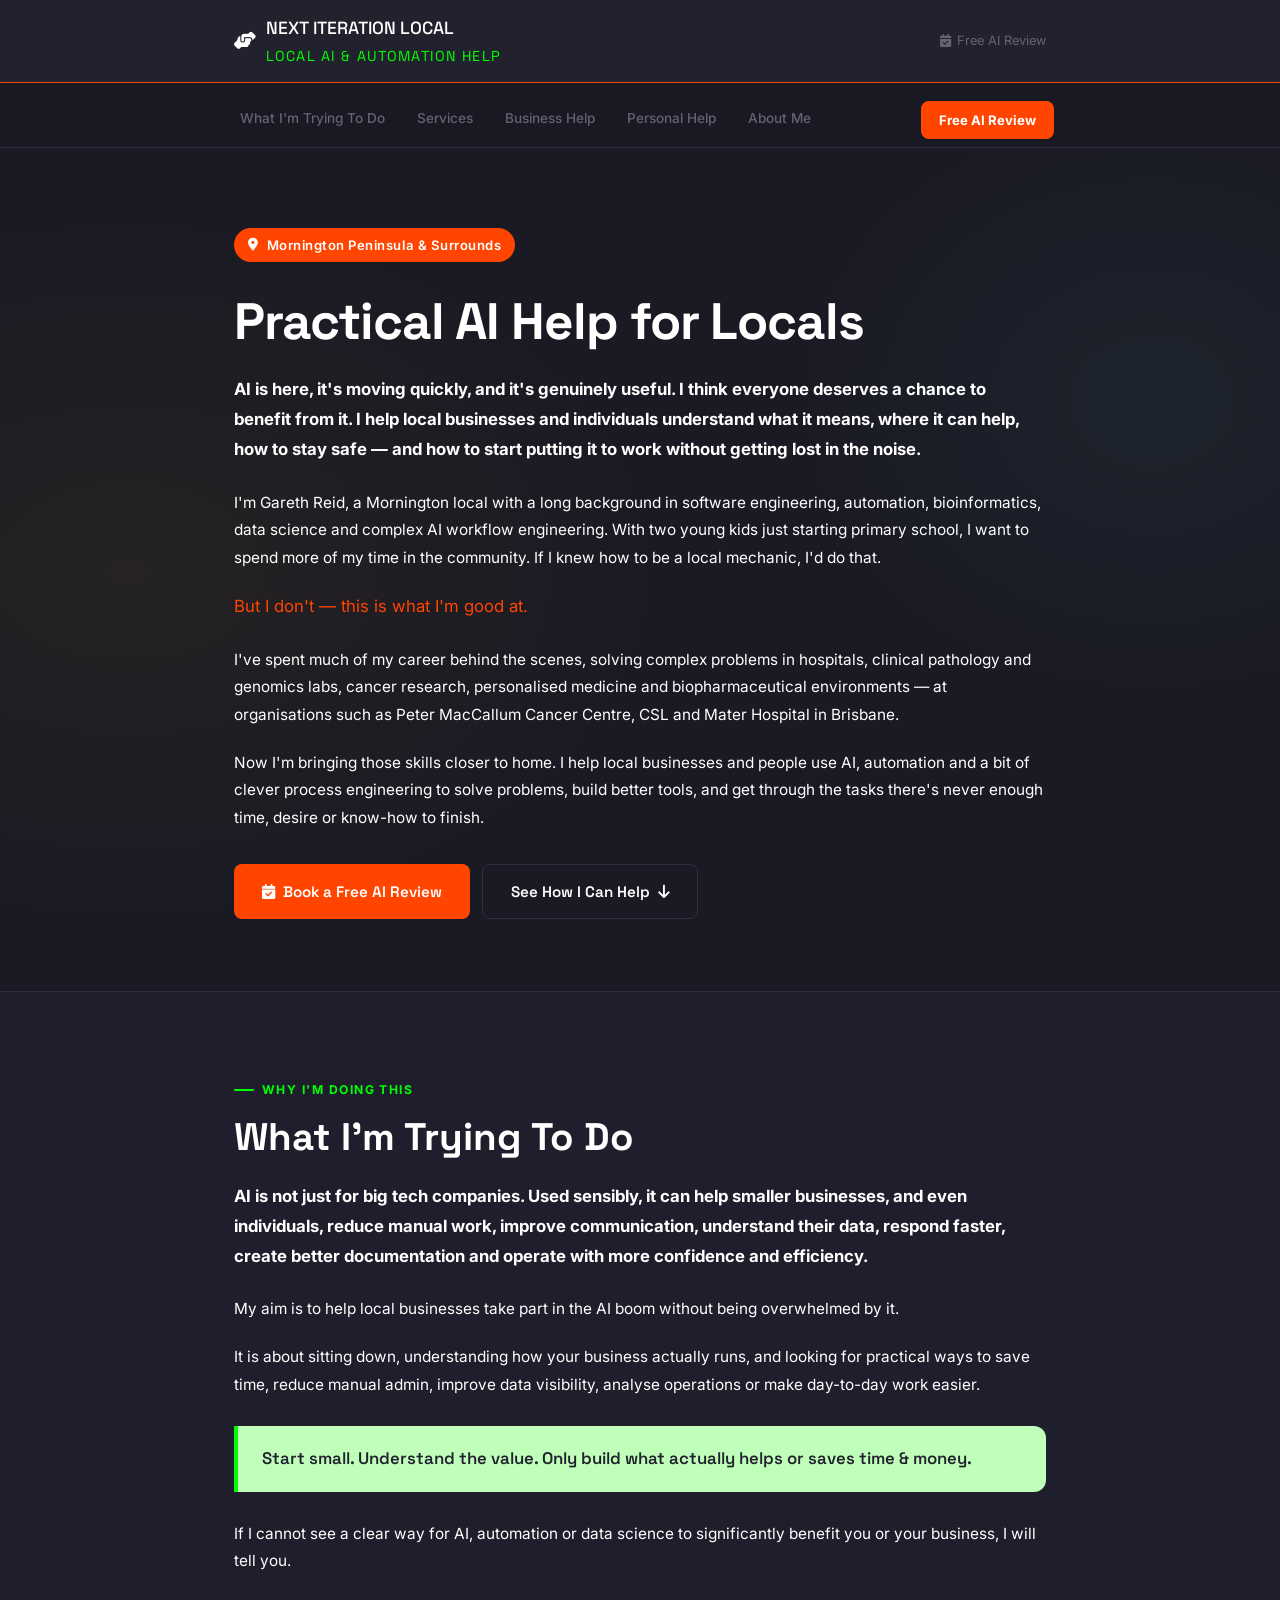
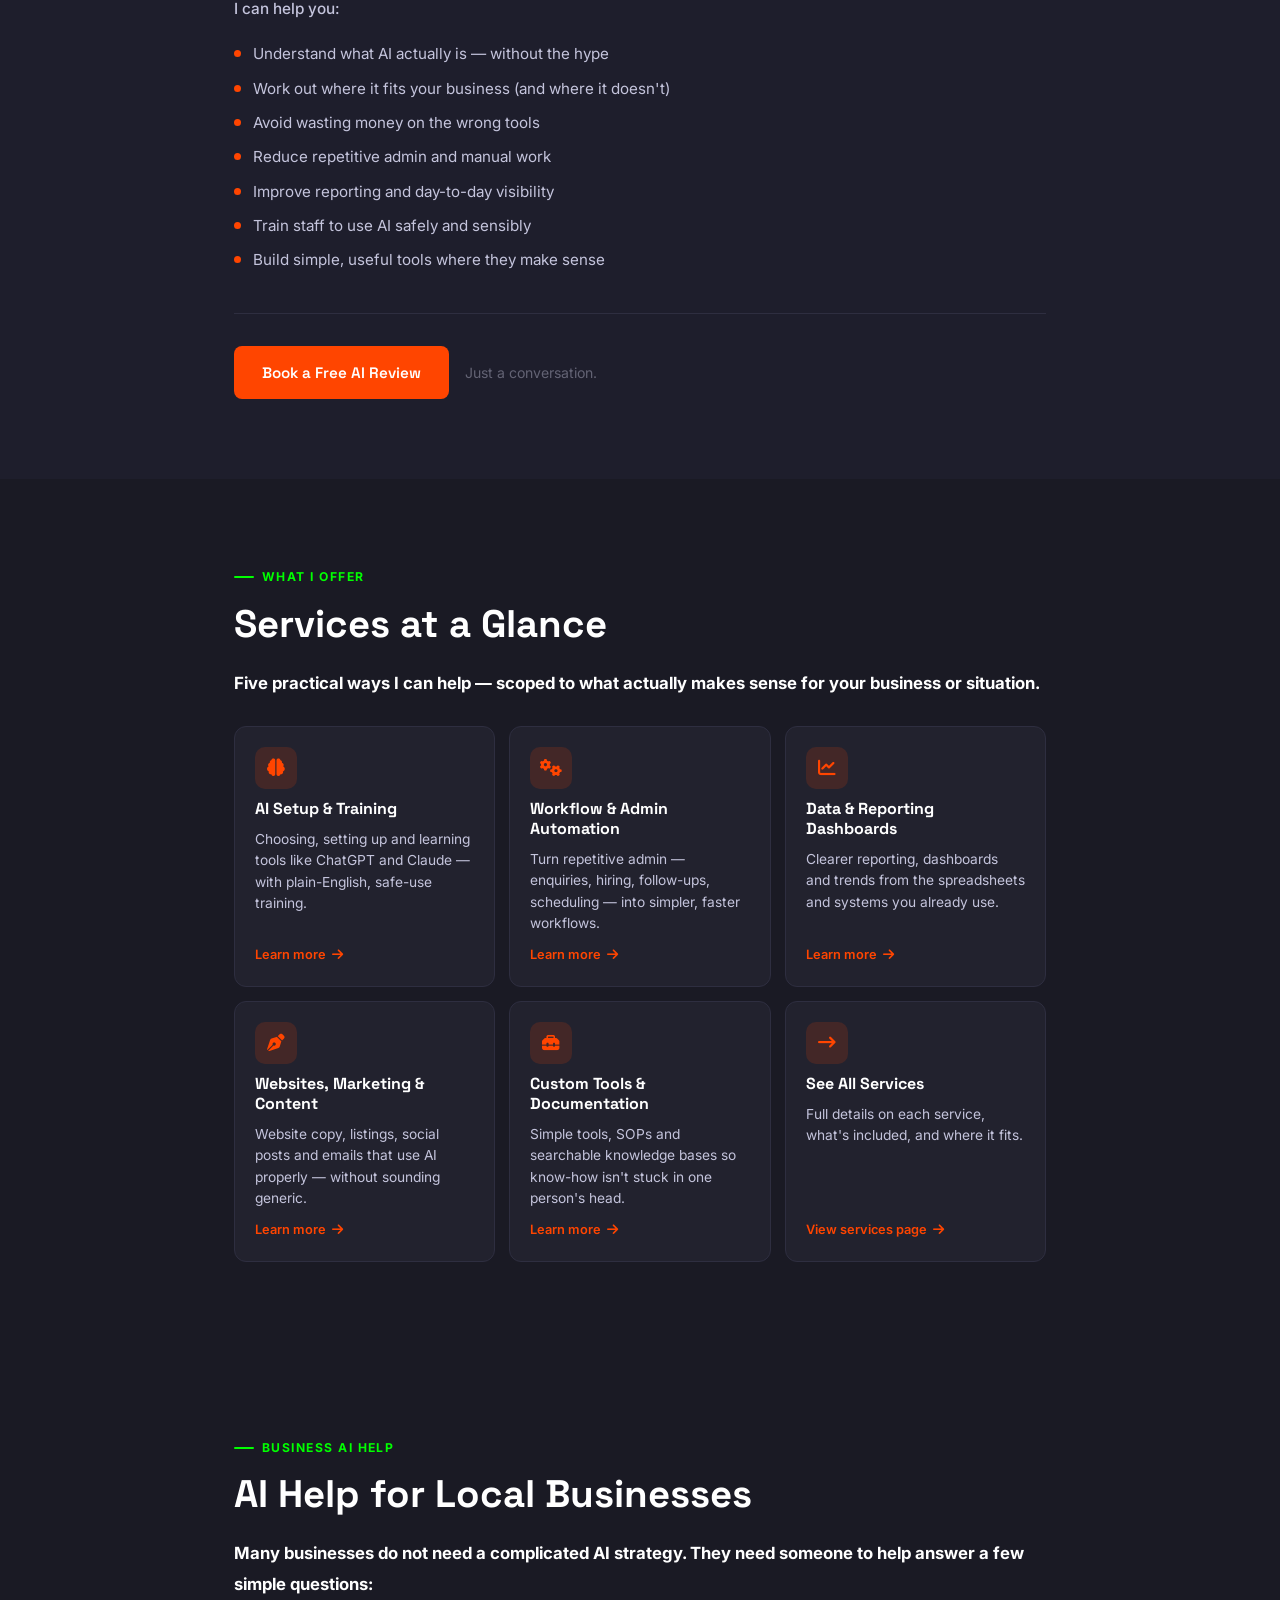
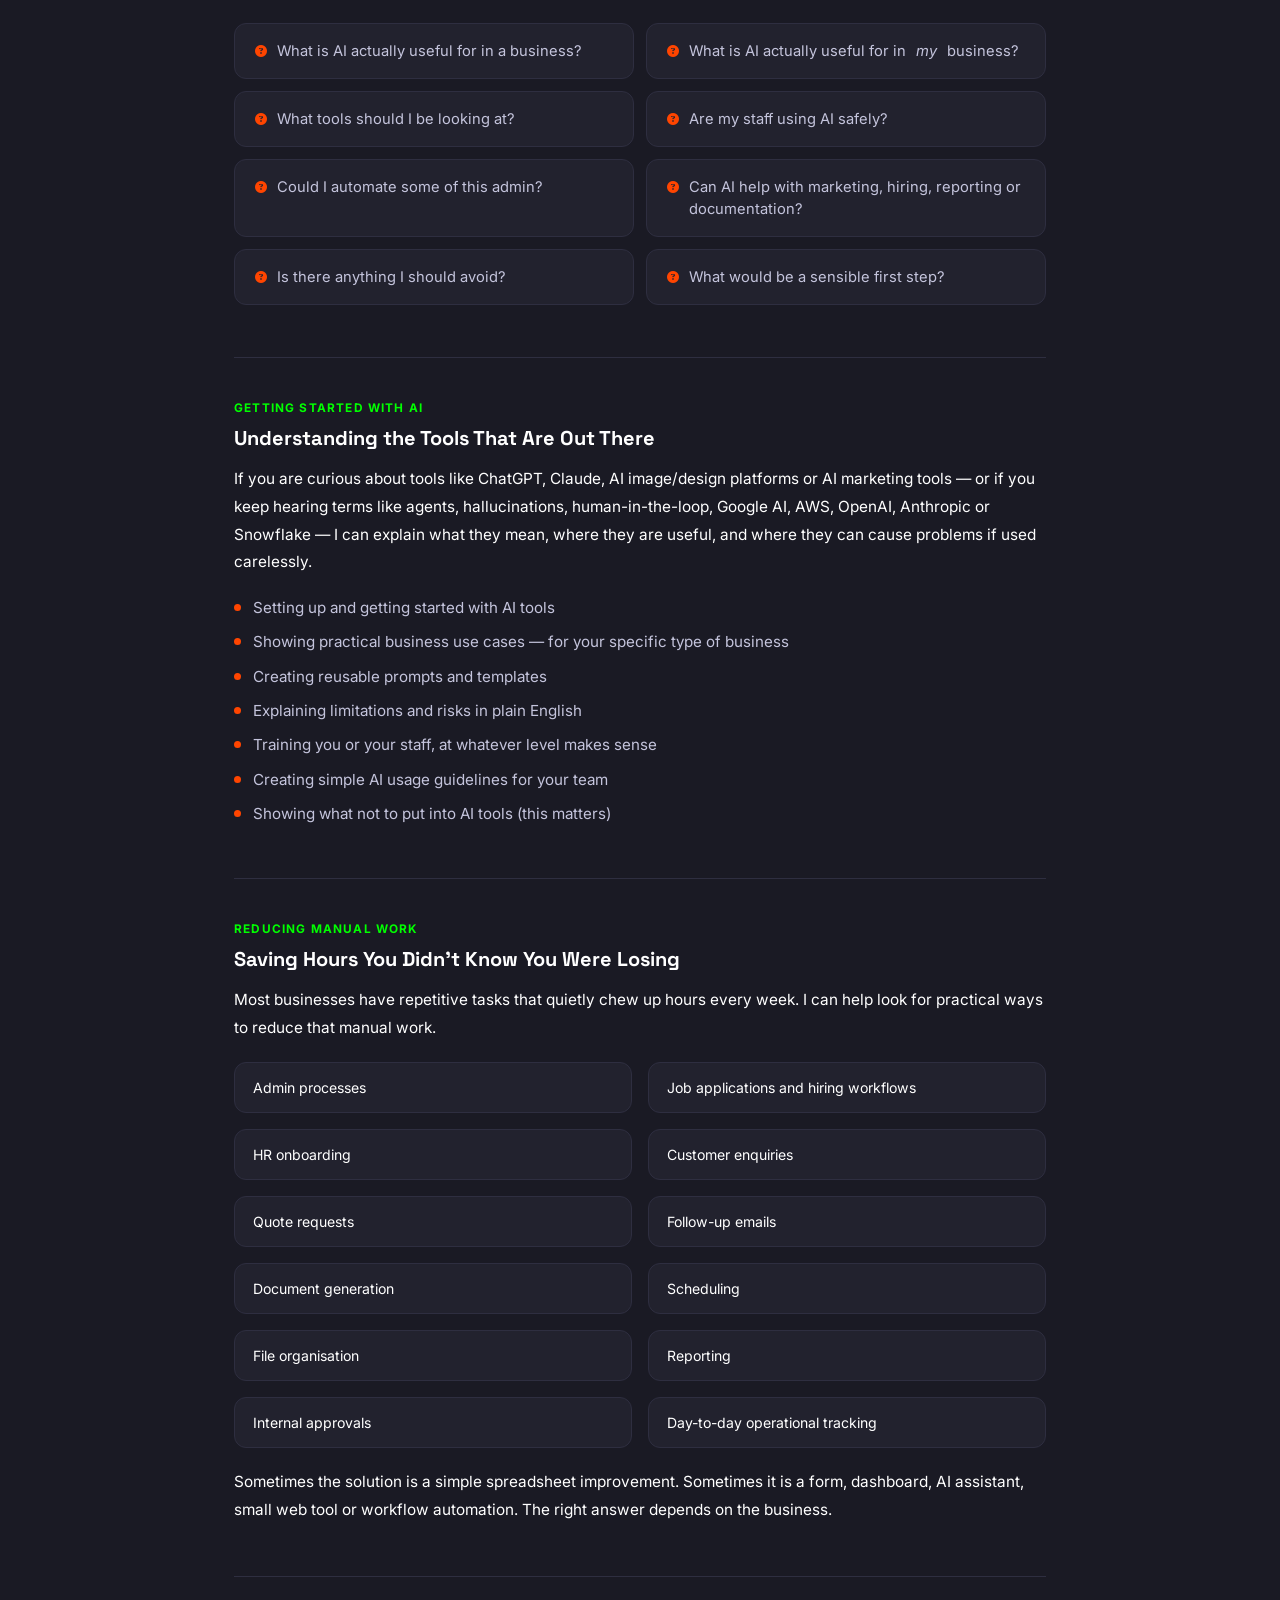
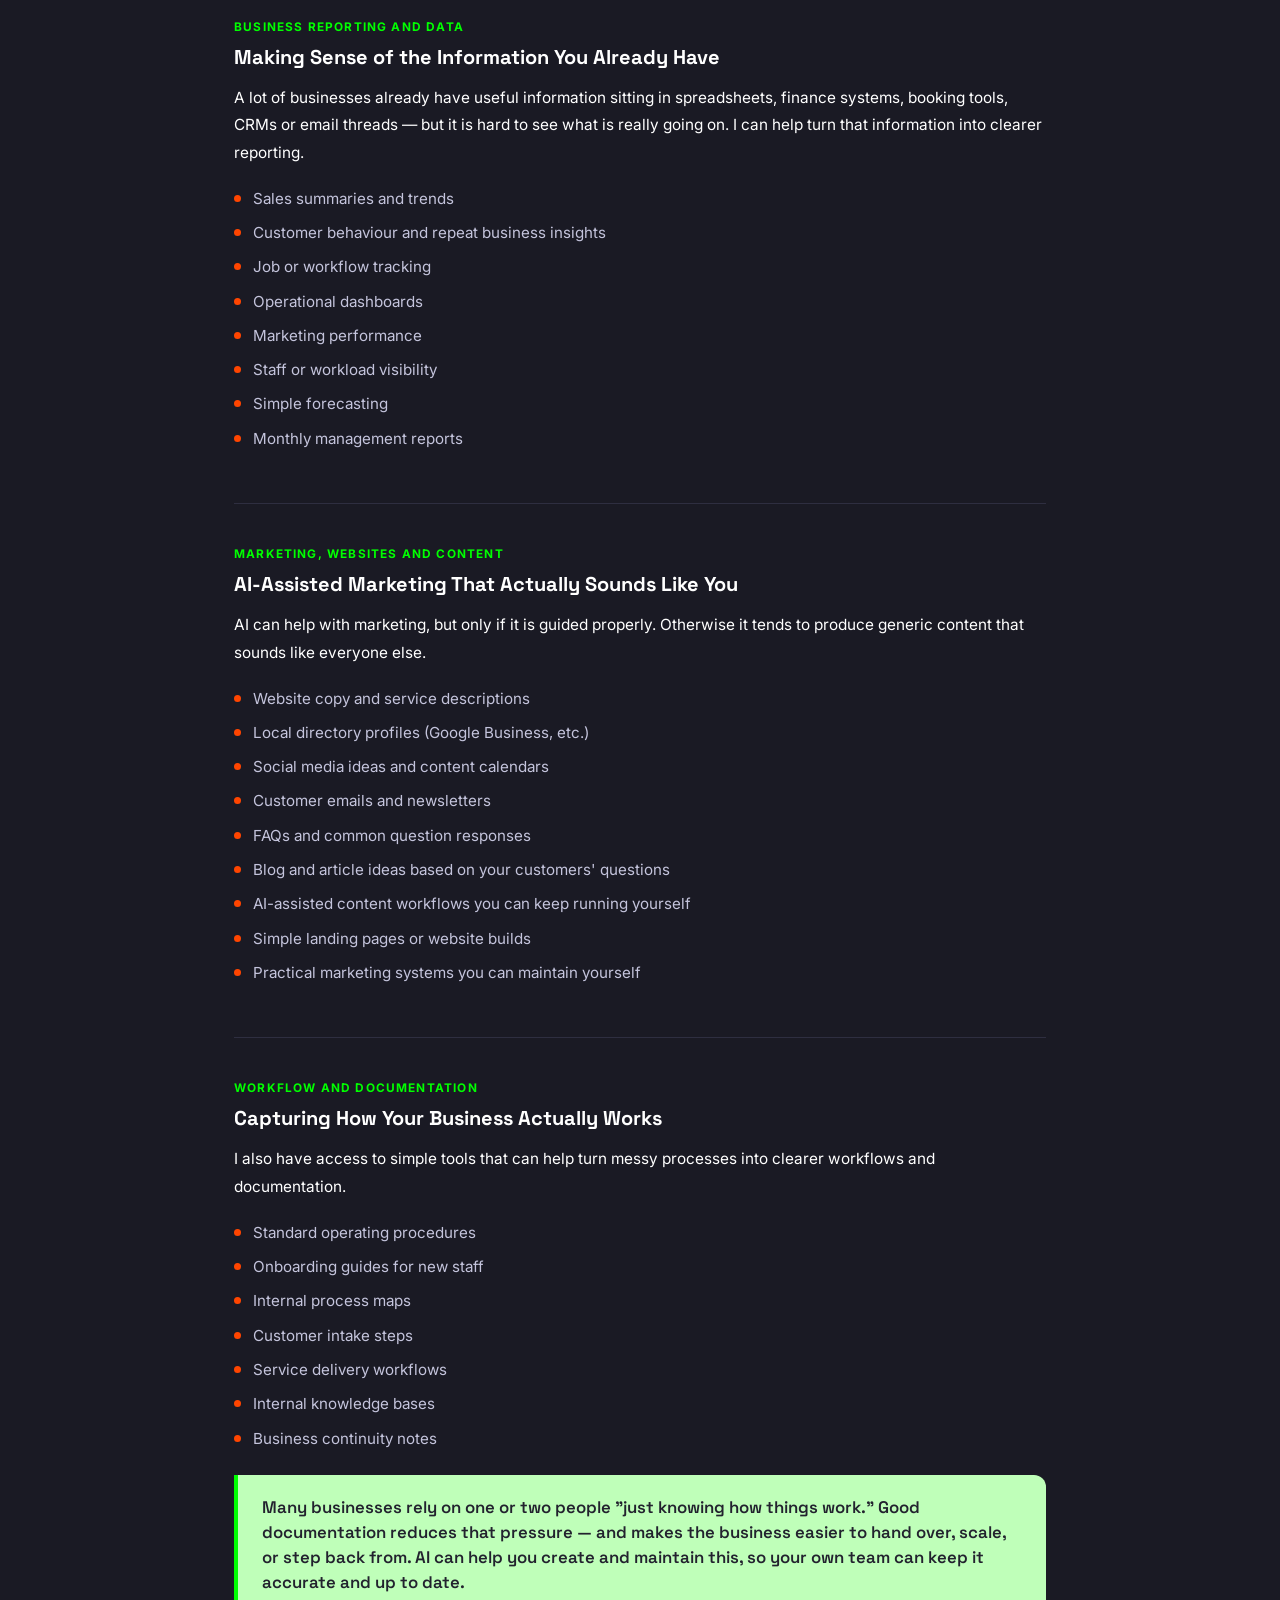
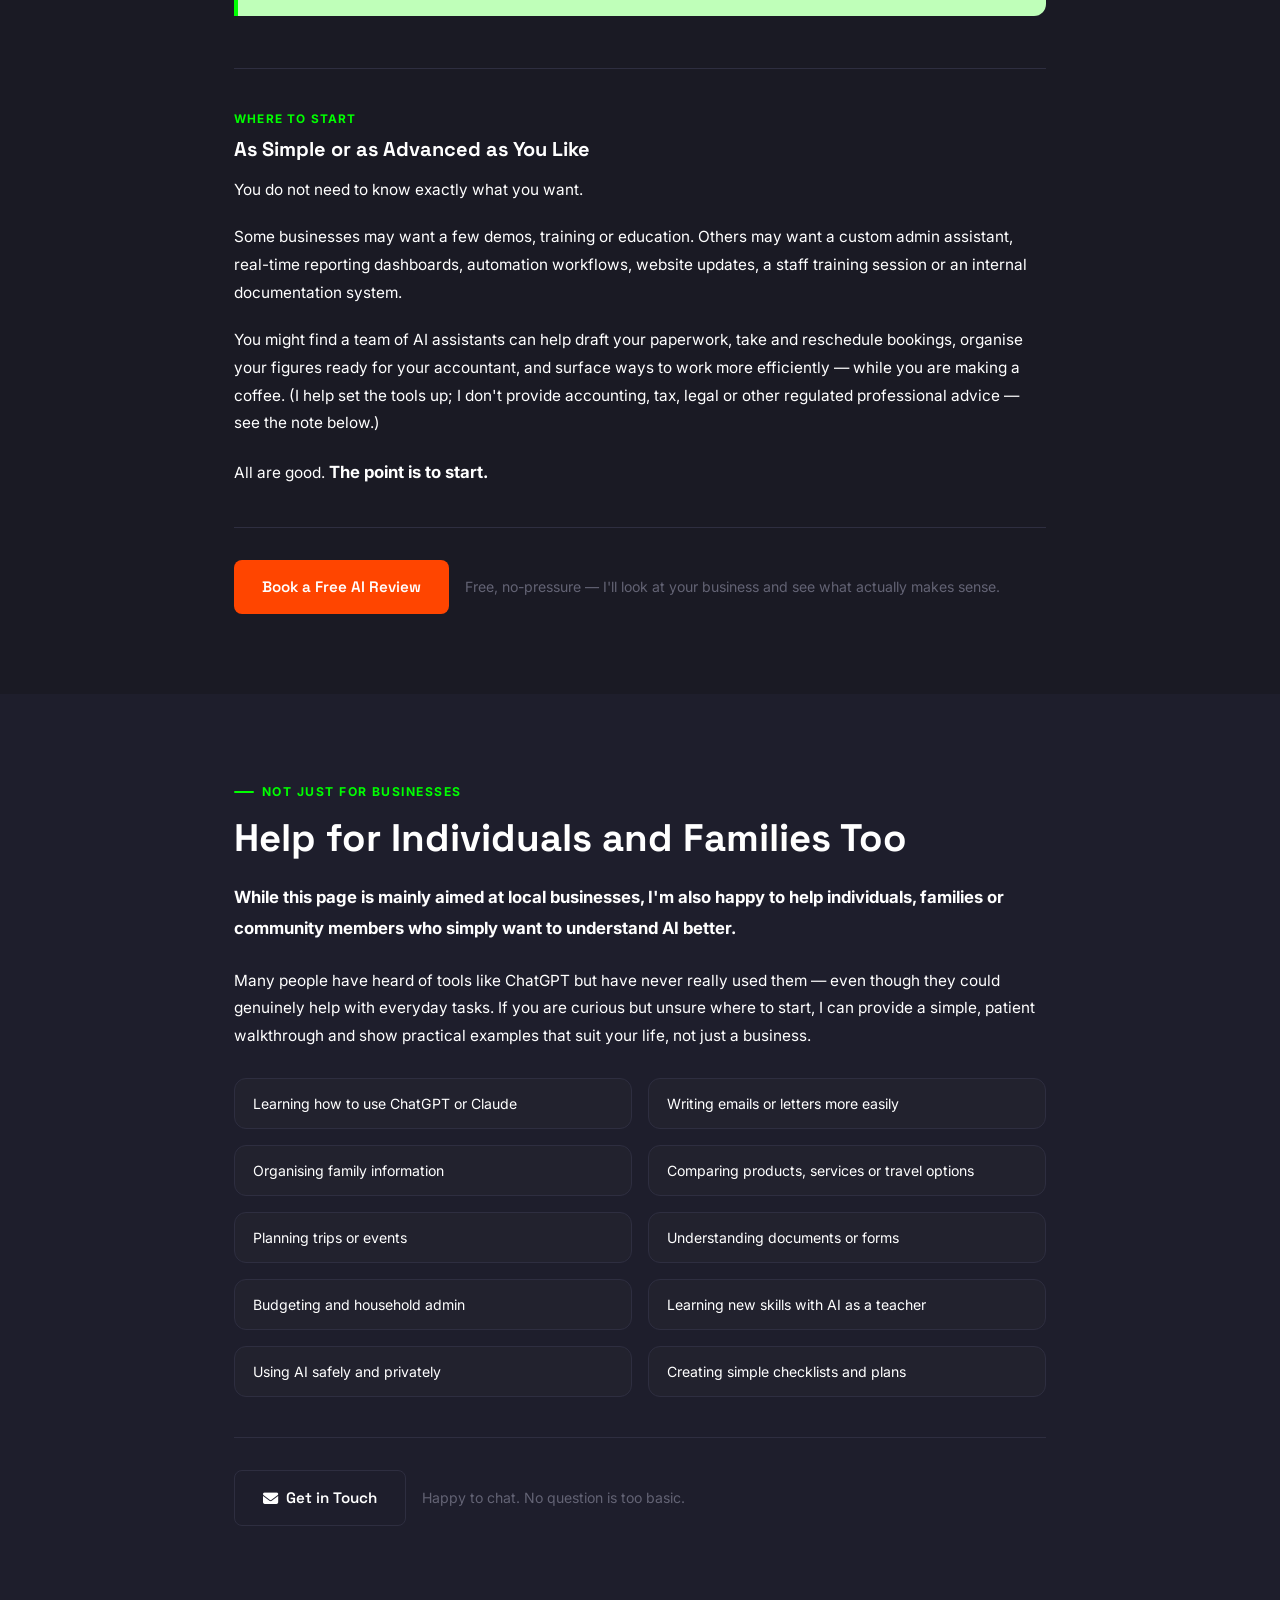
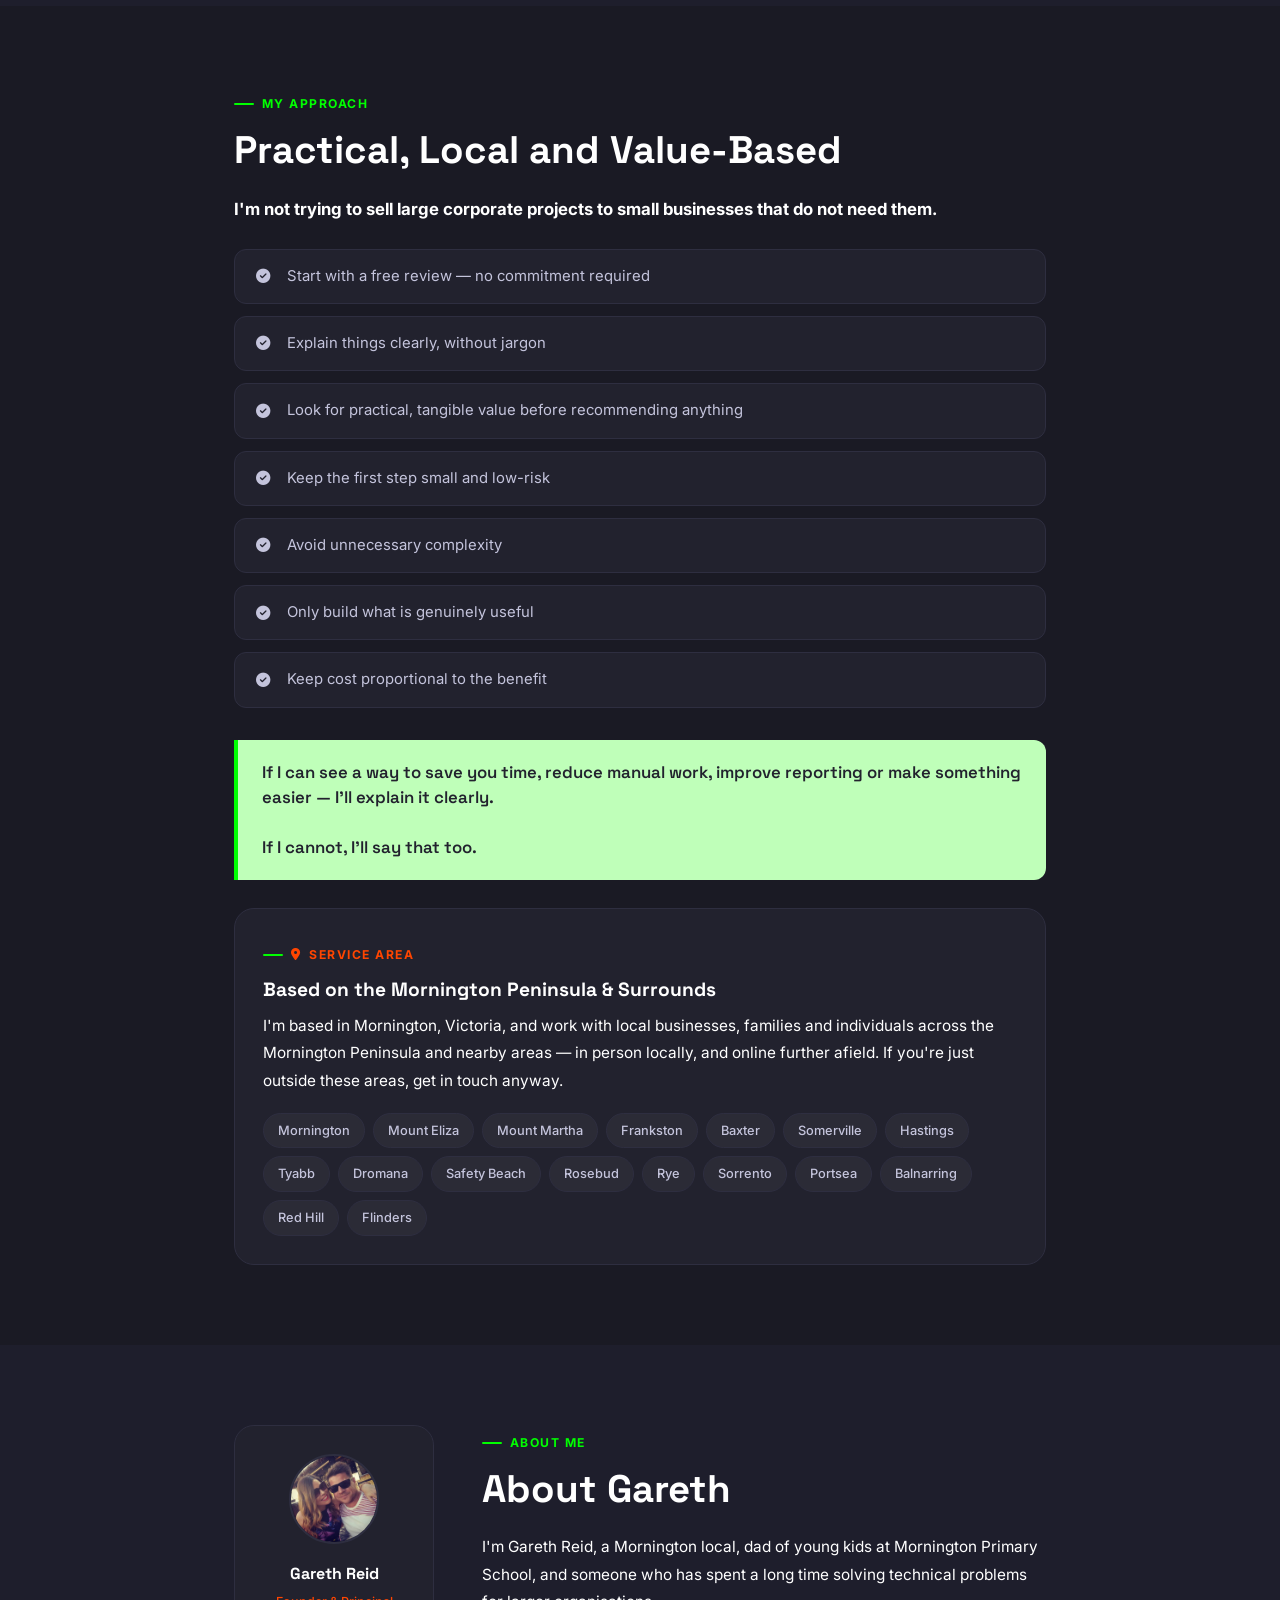
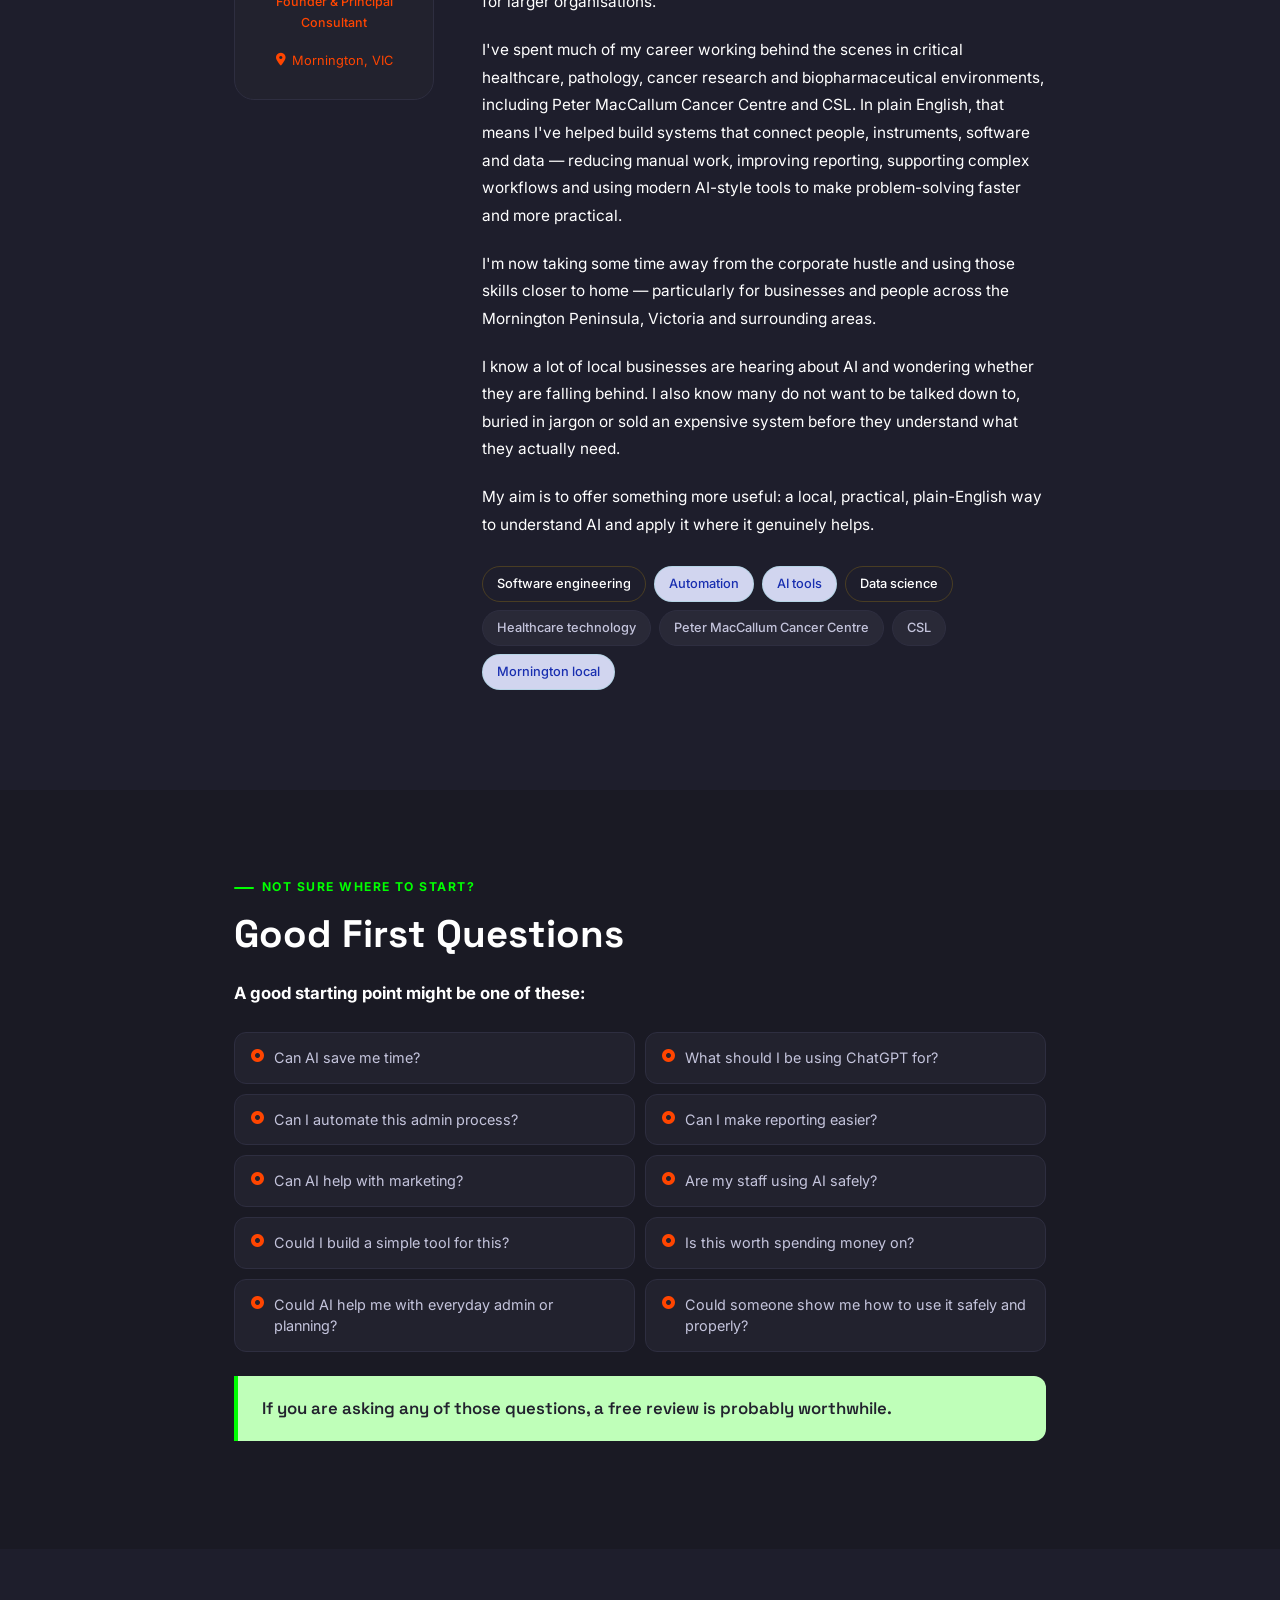
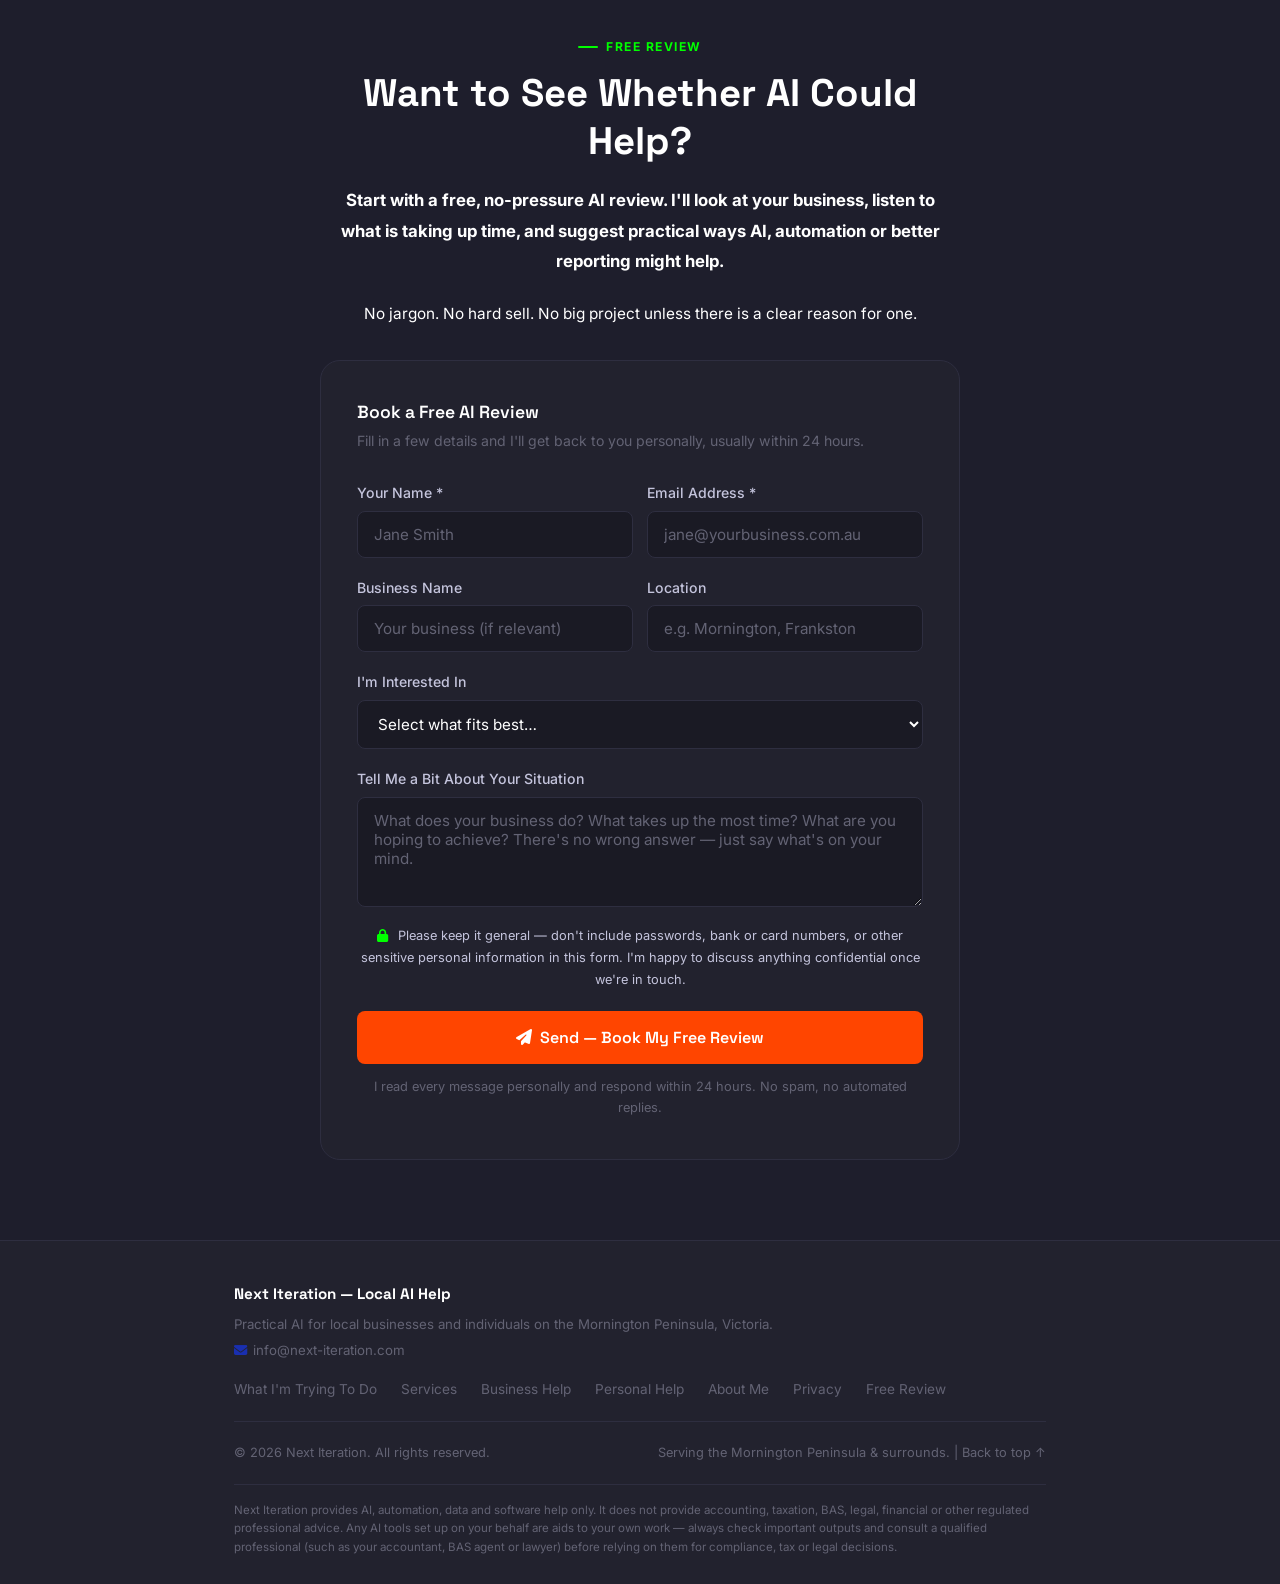
<file: index.html>
<!DOCTYPE html>
<html lang="en-AU">
<head>
  <meta charset="UTF-8" />
  <meta name="viewport" content="width=device-width, initial-scale=1.0" />

  <!-- ─── Primary meta ────────────────────────────────────────────────────── -->
  <title>AI Help for Local Businesses — Mornington Peninsula | Next Iteration</title>
  <meta name="description" content="Practical AI help for local businesses and individuals on the Mornington Peninsula, Victoria. Free AI review — no jargon, no hard sell. Reduce admin, improve reporting, understand AI tools." />
  <meta name="author" content="Gareth Reid" />
  <meta name="robots" content="index, follow, max-snippet:-1, max-image-preview:large, max-video-preview:-1" />
  <meta name="keywords" content="AI help Mornington Peninsula, local business AI, ChatGPT for small business, AI automation Victoria, Gareth Reid, Next Iteration" />
  <link rel="canonical" href="https://next-iteration.com/" />

  <!-- ─── Open Graph (Facebook, LinkedIn, iMessage previews) ─────────────── -->
  <meta property="og:type" content="website" />
  <meta property="og:site_name" content="Next Iteration — Local AI Help" />
  <meta property="og:title" content="Practical AI Help for Local Businesses — Mornington Peninsula" />
  <meta property="og:description" content="Honest, plain-English AI guidance for local businesses and individuals. Free AI review, no jargon, no hard sell. Based in Mornington, VIC." />
  <meta property="og:url" content="https://next-iteration.com/" />
  <meta property="og:image" content="https://next-iteration.com/assets/og-image.jpg" />
  <meta property="og:image:width" content="1200" />
  <meta property="og:image:height" content="630" />
  <meta property="og:image:alt" content="Next Iteration — Practical AI Help for Local Businesses on the Mornington Peninsula" />
  <meta property="og:locale" content="en_AU" />

  <!-- ─── Twitter / X card ────────────────────────────────────────────────── -->
  <meta name="twitter:card" content="summary_large_image" />
  <meta name="twitter:title" content="Practical AI Help for Local Businesses — Mornington Peninsula" />
  <meta name="twitter:description" content="Honest, plain-English AI guidance for local businesses and individuals. Free AI review, no jargon, no hard sell." />
  <meta name="twitter:image" content="https://next-iteration.com/assets/og-image.jpg" />
  <meta name="twitter:image:alt" content="Next Iteration — Local AI Help" />

  <!-- ─── Favicon stack (covers all browsers & platforms) ────────────────── -->
  <link rel="icon" type="image/svg+xml" href="/assets/favicon.svg" />
  <link rel="icon" type="image/png" sizes="96x96" href="/assets/favicon-96x96.png" />
  <link rel="shortcut icon" href="/assets/favicon.ico" />
  <link rel="apple-touch-icon" sizes="180x180" href="/assets/apple-touch-icon.png" />

  <!-- ─── PWA ─────────────────────────────────────────────────────────────── -->
  <link rel="manifest" href="/manifest.json" />
  <meta name="theme-color" content="#1A1A24" />
  <meta name="apple-mobile-web-app-capable" content="yes" />
  <meta name="apple-mobile-web-app-status-bar-style" content="black-translucent" />
  <meta name="apple-mobile-web-app-title" content="Local AI Help" />

  <!-- ─── Geo / local discovery ───────────────────────────────────────────── -->
  <meta name="geo.region" content="AU-VIC" />
  <meta name="geo.placename" content="Mornington Peninsula, Victoria, Australia" />
  <meta name="geo.position" content="-38.2193;145.0368" />
  <meta name="ICBM" content="-38.2193, 145.0368" />

  <!-- ─── Performance hints ───────────────────────────────────────────────── -->
  <link rel="preconnect" href="https://fonts.googleapis.com" />
  <link rel="preconnect" href="https://fonts.gstatic.com" crossorigin />
  <link rel="dns-prefetch" href="https://cdnjs.cloudflare.com" />
  <link rel="dns-prefetch" href="https://formspree.io" />
  <link rel="preload" href="/assets/av.png" as="image" />
  <link href="https://fonts.googleapis.com/css2?family=Space+Grotesk:wght@300;400;500;600;700&family=Inter:wght@300;400;500;600&display=swap" rel="stylesheet" />
  <link rel="stylesheet" href="https://cdnjs.cloudflare.com/ajax/libs/font-awesome/6.5.0/css/all.min.css" />

  <!-- ─── Analytics ───────────────────────────────────────────────────────── -->
  <script async src="https://www.googletagmanager.com/gtag/js?id=G-VQEQ19CEVB"></script>
  <script>window.dataLayer=window.dataLayer||[];function gtag(){dataLayer.push(arguments);}gtag('js',new Date());gtag('config','G-VQEQ19CEVB');</script>

  <!-- ─── Structured data ─────────────────────────────────────────────────── -->
  <script type="application/ld+json">
  {
    "@context": "https://schema.org",
    "@graph": [
      {
        "@type": "LocalBusiness",
        "@id": "https://next-iteration.com/#business",
        "name": "Next Iteration — Local AI Help",
        "url": "https://next-iteration.com/",
        "description": "Practical AI help for local businesses and individuals on the Mornington Peninsula, Victoria. Free AI review, no jargon, no hard sell.",
        "image": "https://next-iteration.com/assets/og-image.jpg",
        "telephone": "",
        "email": "info@next-iteration.com",
        "priceRange": "$$",
        "address": {
          "@type": "PostalAddress",
          "addressLocality": "Mornington",
          "addressRegion": "VIC",
          "addressCountry": "AU"
        },
        "geo": {
          "@type": "GeoCoordinates",
          "latitude": -38.2193,
          "longitude": 145.0368
        },
        "areaServed": [
          { "@type": "Place", "name": "Mornington Peninsula, Victoria, Australia" },
          { "@type": "Place", "name": "Frankston, Victoria, Australia" },
          { "@type": "Place", "name": "Mount Eliza, Victoria, Australia" },
          { "@type": "Place", "name": "Rosebud, Victoria, Australia" },
          { "@type": "Place", "name": "Sorrento, Victoria, Australia" }
        ],
        "serviceType": [
          "AI Consulting",
          "Business Automation",
          "AI Training",
          "Data Reporting",
          "Workflow Automation"
        ],
        "openingHours": "Mo-Fr 09:00-17:00",
        "founder": { "@id": "https://next-iteration.com/#gareth" }
      },
      {
        "@type": "Person",
        "@id": "https://next-iteration.com/#gareth",
        "name": "Gareth Reid",
        "jobTitle": "Founder & Principal Consultant",
        "description": "Software engineer and AI consultant based in Mornington, Victoria. Background in healthcare technology, workflow automation, data science and AI tools.",
        "url": "https://next-iteration.com/",
        "email": "info@next-iteration.com",
        "address": {
          "@type": "PostalAddress",
          "addressLocality": "Mornington",
          "addressRegion": "VIC",
          "addressCountry": "AU"
        },
        "knowsAbout": ["Artificial Intelligence", "Business Automation", "Data Science", "Software Engineering", "Workflow Optimisation"]
      },
      {
        "@type": "WebSite",
        "@id": "https://next-iteration.com/#website",
        "url": "https://next-iteration.com/",
        "name": "Next Iteration — Local AI Help",
        "publisher": { "@id": "https://next-iteration.com/#business" }
      }
    ]
  }
  </script>

  <link rel="stylesheet" href="/assets/site.css" />
</head>
<body>

  <!-- Skip to main content (screen reader / keyboard accessibility) -->
  <a href="#main-content" class="sr-skip">Skip to main content</a>

  <!-- ─── Top bar (brand + free-review link) ───────────────────────────────── -->
  <header class="top-bar" role="banner">
    <div class="top-bar-inner">
      <a href="/" class="top-bar-brand" aria-label="Next Iteration — Local AI Help, home">
        <i class="fa-solid fa-handshake-angle"></i>
        <div>
          Next Iteration Local
          <span class="hl">Local AI & Automation Help</span>
        </div>
      </a>
      <a href="#get-started" class="top-bar-back">
        <i class="fa-solid fa-calendar-check" aria-hidden="true"></i>
        <span>Free AI Review</span>
      </a>
    </div>
  </header>

  <!-- ─── Sticky quick-links ───────────────────────────────────────────────── -->
  <div class="quick-links-wrap">
    <nav class="quick-links" aria-label="Page sections">
      <a href="#what-im-trying-to-do">What I'm Trying To Do</a>
      <a href="#services">Services</a>
      <a href="#business-help">Business Help</a>
      <a href="#personal-help">Personal Help</a>
      <a href="#about-gareth">About Me</a>
      <a href="#get-started" class="ql-cta">Free AI Review</a>
    </nav>
  </div>

  <!-- ─── Hero ─────────────────────────────────────────────────────────────── -->
  <main id="main-content">
  <section class="hero" id="home">
    <div class="container">
      <div class="reveal">
        <div class="hero-badge">
          <i class="fa-solid fa-location-dot" aria-hidden="true"></i> Mornington Peninsula &amp; Surrounds
        </div>
        <h1>Practical AI Help for Locals</h1>
        <p class="lead">
          AI is here, it's moving quickly, and it's genuinely useful. I think everyone deserves a chance to
          benefit from it. I help local businesses and individuals understand what it means, where it can help,
          how to stay safe — and how to start putting it to work without getting lost in the noise.
        </p>
        <p class="body-text">
          I'm Gareth Reid, a Mornington local with a long background in software engineering, automation,
          bioinformatics, data science and complex AI workflow engineering. With two young kids just starting
          primary school, I want to spend more of my time in the community. If I knew how to be a local
          mechanic, I'd do that.
        </p>
        <p class="lead2">
          But I don't — this is what I'm good at.
        </p>
        <p class="body-text">
          I've spent much of my career behind the scenes, solving complex problems in hospitals, clinical
          pathology and genomics labs, cancer research, personalised medicine and biopharmaceutical
          environments — at organisations such as Peter MacCallum Cancer Centre, CSL and Mater Hospital in
          Brisbane.
        </p>
        <p class="body-text">
          Now I'm bringing those skills closer to home. I help local businesses and people use AI, automation
          and a bit of clever process engineering to solve problems, build better tools, and get through the
          tasks there's never enough time, desire or know-how to finish.
        </p>
        <div class="hero-actions">
          <a href="#get-started" class="btn btn-primary">
            <i class="fa-solid fa-calendar-check" aria-hidden="true"></i> Book a Free AI Review
          </a>
          <a href="#business-help" class="btn btn-outline">
            See How I Can Help <i class="fa-solid fa-arrow-down" aria-hidden="true"></i>
          </a>
        </div>
      </div>
    </div>
  </section>

  <!-- ─── What I'm Trying To Do ────────────────────────────────────────────── -->
  <section class="section section-alt" id="what-im-trying-to-do">
    <div class="container">
      <div class="reveal">
        <div class="section-label">Why I'm Doing This</div>
        <h2 class="section-title">What I'm Trying To Do</h2>
        <p class="lead">AI is not just for big tech companies. Used sensibly, it can help smaller businesses, 
          and even individuals, reduce 
          manual work, improve communication, understand their data, respond faster, create better documentation 
          and operate with more confidence and efficiency.</p>
        <p class="body-text">My aim is to help local businesses take part in the AI boom without being overwhelmed by it.

        </p>
        <p class="body-text">It is about sitting down, 
          understanding how your business actually runs, and looking for practical ways to save time, reduce manual admin,
           improve data visibility, analyse operations or make day-to-day work easier.</p>

        <div class="highlight-box">
          Start small. Understand the value. Only build what actually helps or saves time & money.
        </div>

        <p class="body-text">If I cannot see a clear way for AI, automation or data science to significantly
          benefit you or your business, I will tell you.
          </p>

        <p class="body-text" style="color: var(--light); font-weight: 500;">I can help you:</p>
        <ul class="clean-list">
          <li>Understand what AI actually is — without the hype</li>
          <li>Work out where it fits your business (and where it doesn't)</li>
          <li>Avoid wasting money on the wrong tools</li>
          <li>Reduce repetitive admin and manual work</li>
          <li>Improve reporting and day-to-day visibility</li>
          <li>Train staff to use AI safely and sensibly</li>
          <li>Build simple, useful tools where they make sense</li>
        </ul>

        <div class="section-cta">
          <a href="#get-started" class="btn btn-primary">Book a Free AI Review</a>
          <p>Just a conversation.</p>
        </div>
      </div>
    </div>
  </section>

  <!-- ─── Services (compact overview) ──────────────────────────────────────── -->
  <section class="section" id="services">
    <div class="container">
      <div class="reveal">
        <div class="section-label">What I Offer</div>
        <h2 class="section-title">Services at a Glance</h2>
        <p class="lead">Five practical ways I can help — scoped to what actually makes sense for your business or situation.</p>

        <div class="svc-grid">
          <a class="svc-card" href="/services/#ai-training">
            <div class="svc-ico"><i class="fa-solid fa-brain" aria-hidden="true"></i></div>
            <h3>AI Setup &amp; Training</h3>
            <p>Choosing, setting up and learning tools like ChatGPT and Claude — with plain-English, safe-use training.</p>
            <span class="svc-more">Learn more <i class="fa-solid fa-arrow-right" aria-hidden="true"></i></span>
          </a>
          <a class="svc-card" href="/services/#automation">
            <div class="svc-ico"><i class="fa-solid fa-gears" aria-hidden="true"></i></div>
            <h3>Workflow &amp; Admin Automation</h3>
            <p>Turn repetitive admin — enquiries, hiring, follow-ups, scheduling — into simpler, faster workflows.</p>
            <span class="svc-more">Learn more <i class="fa-solid fa-arrow-right" aria-hidden="true"></i></span>
          </a>
          <a class="svc-card" href="/services/#data-reporting">
            <div class="svc-ico"><i class="fa-solid fa-chart-line" aria-hidden="true"></i></div>
            <h3>Data &amp; Reporting Dashboards</h3>
            <p>Clearer reporting, dashboards and trends from the spreadsheets and systems you already use.</p>
            <span class="svc-more">Learn more <i class="fa-solid fa-arrow-right" aria-hidden="true"></i></span>
          </a>
          <a class="svc-card" href="/services/#marketing">
            <div class="svc-ico"><i class="fa-solid fa-pen-nib" aria-hidden="true"></i></div>
            <h3>Websites, Marketing &amp; Content</h3>
            <p>Website copy, listings, social posts and emails that use AI properly — without sounding generic.</p>
            <span class="svc-more">Learn more <i class="fa-solid fa-arrow-right" aria-hidden="true"></i></span>
          </a>
          <a class="svc-card" href="/services/#custom-tools">
            <div class="svc-ico"><i class="fa-solid fa-toolbox" aria-hidden="true"></i></div>
            <h3>Custom Tools &amp; Documentation</h3>
            <p>Simple tools, SOPs and searchable knowledge bases so know-how isn't stuck in one person's head.</p>
            <span class="svc-more">Learn more <i class="fa-solid fa-arrow-right" aria-hidden="true"></i></span>
          </a>
          <a class="svc-card" href="/services/" style="justify-content: center; align-items: flex-start;">
            <div class="svc-ico" style="background: color-mix(in oklab, var(--main2) 15%, transparent); color: var(--main2);"><i class="fa-solid fa-arrow-right-long" aria-hidden="true"></i></div>
            <h3>See All Services</h3>
            <p>Full details on each service, what's included, and where it fits.</p>
            <span class="svc-more" style="color: var(--main2);">View services page <i class="fa-solid fa-arrow-right" aria-hidden="true"></i></span>
          </a>
        </div>
      </div>
    </div>
  </section>

  <!-- ─── Business Help ─────────────────────────────────────────────────────── -->
  <section class="section" id="business-help">
    <div class="container">
      <div class="reveal">
        <div class="section-label">Business AI Help</div>
        <h2 class="section-title">AI Help for Local Businesses</h2>
        <p class="lead">Many businesses do not need a complicated AI strategy. They need someone to help answer a 
          few simple questions:</p>

        <div class="question-grid">
          <div class="question-card"><i class="fa-solid fa-circle-question" aria-hidden="true"></i> What is AI actually useful for in a business?</div>
          <div class="question-card"><i class="fa-solid fa-circle-question" aria-hidden="true"></i> What is AI actually useful for in <em>my</em> business?</div>
          <div class="question-card"><i class="fa-solid fa-circle-question" aria-hidden="true"></i> What tools should I be looking at?</div>
          <div class="question-card"><i class="fa-solid fa-circle-question" aria-hidden="true"></i> Are my staff using AI safely?</div>
          <div class="question-card"><i class="fa-solid fa-circle-question" aria-hidden="true"></i> Could I automate some of this admin?</div>
          <div class="question-card"><i class="fa-solid fa-circle-question" aria-hidden="true"></i> Can AI help with marketing, hiring, reporting or documentation?</div>
          <div class="question-card"><i class="fa-solid fa-circle-question" aria-hidden="true"></i> Is there anything I should avoid?</div>
          <div class="question-card"><i class="fa-solid fa-circle-question" aria-hidden="true"></i> What would be a sensible first step?</div>
        </div>
      </div>

      <!-- Subsection: Getting Started -->
      <div class="subsection reveal">
        <div class="subsection-label">Getting Started with AI</div>
        <h3>Understanding the Tools That Are Out There</h3>
        <p class="body-text">If you are curious about tools like ChatGPT, Claude, AI image/design platforms or AI marketing
          tools — or if you keep hearing terms like agents, hallucinations, human-in-the-loop, Google AI, AWS, OpenAI,
          Anthropic or Snowflake — I can explain what they mean, where they are useful, and where they can cause problems
          if used carelessly.</p>
        <ul class="clean-list teal">
          <li>Setting up and getting started with AI tools</li>
          <li>Showing practical business use cases — for your specific type of business</li>
          <li>Creating reusable prompts and templates</li>
          <li>Explaining limitations and risks in plain English</li>
          <li>Training you or your staff, at whatever level makes sense</li>
          <li>Creating simple AI usage guidelines for your team</li>
          <li>Showing what not to put into AI tools (this matters)</li>
        </ul>
      </div>

      <!-- Subsection: Reducing Manual Work -->
      <div class="subsection reveal">
        <div class="subsection-label">Reducing Manual Work</div>
        <h3>Saving Hours You Didn't Know You Were Losing</h3>
        <p class="body-text">Most businesses have repetitive tasks that quietly chew up hours every week. 
          I can help look for practical ways to reduce that manual work.</p>
        <div class="two-col">
          <div class="mini-card">Admin processes</div>
          <div class="mini-card">Job applications and hiring workflows</div>
          <div class="mini-card">HR onboarding</div>
          <div class="mini-card">Customer enquiries</div>
          <div class="mini-card">Quote requests</div>
          <div class="mini-card">Follow-up emails</div>
          <div class="mini-card">Document generation</div>
          <div class="mini-card">Scheduling</div>
          <div class="mini-card">File organisation</div>
          <div class="mini-card">Reporting</div>
          <div class="mini-card">Internal approvals</div>
          <div class="mini-card">Day-to-day operational tracking</div>
        </div>
        <p class="body-text">Sometimes the solution is a simple spreadsheet improvement. Sometimes it is a form, dashboard, AI assistant, small web tool or workflow automation. The right answer depends on the business.</p>
      </div>

      <!-- Subsection: Reporting and Data -->
      <div class="subsection reveal">
        <div class="subsection-label">Business Reporting and Data</div>
        <h3>Making Sense of the Information You Already Have</h3>
        <p class="body-text">A lot of businesses already have useful information sitting in spreadsheets, finance systems, booking tools, CRMs or email threads — but it is hard to see what is really going on. I can help turn that information into clearer reporting.</p>
        <ul class="clean-list">
          <li>Sales summaries and trends</li>
          <li>Customer behaviour and repeat business insights</li>
          <li>Job or workflow tracking</li>
          <li>Operational dashboards</li>
          <li>Marketing performance</li>
          <li>Staff or workload visibility</li>
          <li>Simple forecasting</li>
          <li>Monthly management reports</li>
        </ul>
      </div>

      <!-- Subsection: Marketing and Content -->
      <div class="subsection reveal">
        <div class="subsection-label">Marketing, Websites and Content</div>
        <h3>AI-Assisted Marketing That Actually Sounds Like You</h3>
        <p class="body-text">AI can help with marketing, but only if it is guided properly. Otherwise it tends to produce generic content that sounds like everyone else.</p>
        <ul class="clean-list teal">
          <li>Website copy and service descriptions</li>
          <li>Local directory profiles (Google Business, etc.)</li>
          <li>Social media ideas and content calendars</li>
          <li>Customer emails and newsletters</li>
          <li>FAQs and common question responses</li>
          <li>Blog and article ideas based on your customers' questions</li>
          <li>AI-assisted content workflows you can keep running yourself</li>
          <li>Simple landing pages or website builds</li>
          <li>Practical marketing systems you can maintain yourself</li>
        </ul>
      </div>

      <!-- Subsection: Workflow and Documentation -->
      <div class="subsection reveal">
        <div class="subsection-label">Workflow and Documentation</div>
        <h3>Capturing How Your Business Actually Works</h3>
        <p class="body-text">I also have access to simple tools that can help turn messy processes into clearer workflows and documentation.</p>
        <ul class="clean-list">
          <li>Standard operating procedures</li>
          <li>Onboarding guides for new staff</li>
          <li>Internal process maps</li>
          <li>Customer intake steps</li>
          <li>Service delivery workflows</li>
          <li>Internal knowledge bases</li>
          <li>Business continuity notes</li>
        </ul>
        <div class="highlight-box" style="margin-top: 24px;">
          Many businesses rely on one or two people "just knowing how things work." Good documentation reduces
          that pressure — and makes the business easier to hand over, scale, or step back from. AI can help you
          create and maintain this, so your own team can keep it accurate and up to date.
        </div>
      </div>

      <!-- Subsection: As simple or as advanced as you like -->
      <div class="subsection reveal">
        <div class="subsection-label">Where to Start</div>
        <h3>As Simple or as Advanced as You Like</h3>
        <p class="body-text">You do not need to know exactly what you want.</p>
        <p class="body-text">Some businesses may want a few demos, training or education.
          Others may want a custom admin assistant, real-time reporting dashboards, automation workflows,
          website updates, a staff training session or an internal documentation system.</p>
          <p class="body-text">You might find a team of AI assistants can help draft your paperwork,
            take and reschedule bookings, organise your figures ready for your accountant, and surface
            ways to work more efficiently — while you are making a coffee. (I help set the tools up;
            I don't provide accounting, tax, legal or other regulated professional advice — see the note below.)</p>

        <p class="body-text">All are good. <span class="lead">The point is to start.</span>
          </p>
      </div>

      <div class="section-cta reveal">
        <a href="#get-started" class="btn btn-primary">Book a Free AI Review</a>
        <p>Free, no-pressure — I'll look at your business and see what actually makes sense.</p>
      </div>
    </div>
  </section>

  <!-- ─── Personal Help ─────────────────────────────────────────────────────── -->
  <section class="section section-alt" id="personal-help">
    <div class="container">
      <div class="reveal">
        <div class="section-label">Not Just for Businesses</div>
        <h2 class="section-title">Help for Individuals and Families Too</h2>
        <p class="lead">While this page is mainly aimed at local businesses, I'm also happy to help individuals, families or community members who simply want to understand AI better.</p>
        <p class="body-text">Many people have heard of tools like ChatGPT but have never really used them — even though they could genuinely help with everyday tasks. If you are curious but unsure where to start, I can provide a simple, patient walkthrough and show practical examples that suit your life, not just a business.</p>

        <div class="two-col" style="margin-top: 28px;">
          <div class="mini-card">Learning how to use ChatGPT or Claude</div>
          <div class="mini-card">Writing emails or letters more easily</div>
          <div class="mini-card">Organising family information</div>
          <div class="mini-card">Comparing products, services or travel options</div>
          <div class="mini-card">Planning trips or events</div>
          <div class="mini-card">Understanding documents or forms</div>
          <div class="mini-card">Budgeting and household admin</div>
          <div class="mini-card">Learning new skills  with AI as a teacher</div>
          <div class="mini-card">Using AI safely and privately</div>
          <div class="mini-card">Creating simple checklists and plans</div>
        </div>

        <div class="section-cta">
          <a href="#get-started" class="btn btn-outline">
            <i class="fa-solid fa-envelope" aria-hidden="true"></i> Get in Touch
          </a>
          <p>Happy to chat. No question is too basic.</p>
        </div>
      </div>
    </div>
  </section>

  <!-- ─── Practical, Local, Value-Based ────────────────────────────────────── -->
  <section class="section" id="approach">
    <div class="container">
      <div class="reveal">
        <div class="section-label">My Approach</div>
        <h2 class="section-title">Practical, Local and Value-Based</h2>
        <p class="lead">I'm not trying to sell large corporate projects to small businesses that do not need them.</p>

        <div class="value-list">
          <div class="value-item"><i class="fa-solid fa-circle-check" aria-hidden="true"></i> Start with a free review — no commitment required</div>
          <div class="value-item"><i class="fa-solid fa-circle-check" aria-hidden="true"></i> Explain things clearly, without jargon</div>
          <div class="value-item"><i class="fa-solid fa-circle-check" aria-hidden="true"></i> Look for practical, tangible value before recommending anything</div>
          <div class="value-item"><i class="fa-solid fa-circle-check" aria-hidden="true"></i> Keep the first step small and low-risk</div>
          <div class="value-item"><i class="fa-solid fa-circle-check" aria-hidden="true"></i> Avoid unnecessary complexity</div>
          <div class="value-item"><i class="fa-solid fa-circle-check" aria-hidden="true"></i> Only build what is genuinely useful</div>
          <div class="value-item"><i class="fa-solid fa-circle-check" aria-hidden="true"></i> Keep cost proportional to the benefit</div>
        </div>

        <div class="highlight-box" style="margin-top: 32px;">
          If I can see a way to save you time, reduce manual work, improve reporting or make something easier — I'll explain it clearly.<br /><br />
          If I cannot, I'll say that too.
        </div>

        <div class="area-block">
          <div class="section-label" style="color: var(--main2);"><i class="fa-solid fa-location-dot" aria-hidden="true"></i> Service Area</div>
          <h3 style="font-size: 1.2rem; font-weight: 700; color: var(--white); margin-bottom: 10px;">Based on the Mornington Peninsula &amp; Surrounds</h3>
          <p class="body-text" style="margin-bottom: 0;">I'm based in Mornington, Victoria, and work with local businesses, families and individuals across the
            Mornington Peninsula and nearby areas — in person locally, and online further afield. If you're just outside
            these areas, get in touch anyway.</p>
          <div class="area-towns">
            <span>Mornington</span>
            <span>Mount Eliza</span>
            <span>Mount Martha</span>
            <span>Frankston</span>
            <span>Baxter</span>
            <span>Somerville</span>
            <span>Hastings</span>
            <span>Tyabb</span>
            <span>Dromana</span>
            <span>Safety Beach</span>
            <span>Rosebud</span>
            <span>Rye</span>
            <span>Sorrento</span>
            <span>Portsea</span>
            <span>Balnarring</span>
            <span>Red Hill</span>
            <span>Flinders</span>
          </div>
        </div>
      </div>
    </div>
  </section>

  <!-- ─── About Gareth ──────────────────────────────────────────────────────── -->
  <section class="section section-alt" id="about-gareth">
    <div class="container">
      <div class="about-grid reveal">

        <div class="about-card">
          <div class="about-avatar">
            <img src="/assets/av.png" alt="Gareth Reid" />
          </div>
          <div class="about-name">Gareth Reid</div>
          <div class="about-role">Founder &amp; Principal Consultant</div>
          <div class="about-location"><i class="fa-solid fa-location-dot" aria-hidden="true"></i> Mornington, VIC</div>
        </div>

        <div>
          <div class="section-label">About Me</div>
          <h2 class="section-title">About Gareth</h2>
          <p class="body-text">
            I'm Gareth Reid, a Mornington local, dad of young kids at Mornington Primary School, and someone who has spent a long time solving technical problems for larger organisations.
          </p>
          <p class="body-text">
            I've spent much of my career working behind the scenes in critical healthcare, pathology, cancer research and biopharmaceutical environments, including Peter MacCallum Cancer Centre and CSL. In plain English, that means I've helped build systems that connect people, instruments, software and data — reducing manual work, improving reporting, supporting complex workflows and using modern AI-style tools to make problem-solving faster and more practical.
          </p>
          <p class="body-text">
            I'm now taking some time away from the corporate hustle and using those skills closer to home — particularly for businesses and people across the Mornington Peninsula, Victoria and surrounding areas.
          </p>
          <p class="body-text">
            I know a lot of local businesses are hearing about AI and wondering whether they are falling behind. I also know many do not want to be talked down to, buried in jargon or sold an expensive system before they understand what they actually need.
          </p>
          <p class="body-text">
            My aim is to offer something more useful: a local, practical, plain-English way to understand AI and apply it where it genuinely helps.
          </p>

          <div class="chips" style="margin-top: 28px;">
            <span class="chip chip-yellow">Software engineering</span>
            <span class="chip chip-teal">Automation</span>
            <span class="chip chip-teal">AI tools</span>
            <span class="chip chip-yellow">Data science</span>
            <span class="chip chip-muted">Healthcare technology</span>
            <span class="chip chip-muted">Peter MacCallum Cancer Centre</span>
            <span class="chip chip-muted">CSL</span>
            <span class="chip chip-teal">Mornington local</span>
          </div>
        </div>

      </div>
    </div>
  </section>

  <!-- ─── Good First Questions ─────────────────────────────────────────────── -->
  <section class="section" id="first-questions">
    <div class="container">
      <div class="reveal">
        <div class="section-label">Not Sure Where to Start?</div>
        <h2 class="section-title">Good First Questions</h2>
        <p class="lead">A good starting point might be one of these:</p>

        <div class="questions-grid">
          <div class="fq-card"><i class="fa-solid fa-circle-dot" aria-hidden="true"></i> Can AI save me time?</div>
          <div class="fq-card"><i class="fa-solid fa-circle-dot" aria-hidden="true"></i> What should I be using ChatGPT for?</div>
          <div class="fq-card"><i class="fa-solid fa-circle-dot" aria-hidden="true"></i> Can I automate this admin process?</div>
          <div class="fq-card"><i class="fa-solid fa-circle-dot" aria-hidden="true"></i> Can I make reporting easier?</div>
          <div class="fq-card"><i class="fa-solid fa-circle-dot" aria-hidden="true"></i> Can AI help with marketing?</div>
          <div class="fq-card"><i class="fa-solid fa-circle-dot" aria-hidden="true"></i> Are my staff using AI safely?</div>
          <div class="fq-card"><i class="fa-solid fa-circle-dot" aria-hidden="true"></i> Could I build a simple tool for this?</div>
          <div class="fq-card"><i class="fa-solid fa-circle-dot" aria-hidden="true"></i> Is this worth spending money on?</div>
          <div class="fq-card"><i class="fa-solid fa-circle-dot" aria-hidden="true"></i> Could AI help me with everyday admin or planning?</div>
          <div class="fq-card"><i class="fa-solid fa-circle-dot" aria-hidden="true"></i> Could someone show me how to use it safely and properly?</div>
        </div>

        <div class="highlight-box" style="margin-top: 8px;">
          If you are asking any of those questions, a free review is probably worthwhile.
        </div>
      </div>
    </div>
  </section>

  <!-- ─── Get Started / CTA + Form ─────────────────────────────────────────── -->
  <section class="section section-alt" id="get-started">
    <div class="container">
      <div class="reveal" style="text-align: center; max-width: 600px; margin: 0 auto 8px;">
        <div class="section-label" style="justify-content: center;">Free Review</div>
        <h2 class="section-title">Want to See Whether AI Could Help?</h2>
        <p class="lead">Start with a free, no-pressure AI review. I'll look at your business, listen to what is taking up time, and suggest practical ways AI, automation or better reporting might help.</p>
        <p class="body-text">No jargon. No hard sell. No big project unless there is a clear reason for one.</p>
      </div>

      <div class="form-wrap reveal">
        <h3 style="font-size: 1.1rem; font-weight: 600; margin-bottom: 6px;">Book a Free AI Review</h3>
        <p style="font-size: 0.88rem; color: var(--muted); margin-bottom: 28px;">Fill in a few details and I'll get back to you personally, usually within 24 hours.</p>

        <form id="localForm" action="https://formspree.io/f/mwvzyeog" method="POST">
          <input type="hidden" name="_subject" value="[Local AI] New enquiry from next-iteration.com" />
          <div class="form-row">
            <div class="form-group">
              <label for="l-name">Your Name *</label>
              <input type="text" id="l-name" name="name" placeholder="Jane Smith" required />
            </div>
            <div class="form-group">
              <label for="l-email">Email Address *</label>
              <input type="email" id="l-email" name="email" placeholder="jane@yourbusiness.com.au" required />
            </div>
          </div>

          <div class="form-row">
            <div class="form-group">
              <label for="l-business">Business Name</label>
              <input type="text" id="l-business" name="business" placeholder="Your business (if relevant)" />
            </div>
            <div class="form-group">
              <label for="l-location">Location</label>
              <input type="text" id="l-location" name="location" placeholder="e.g. Mornington, Frankston" />
            </div>
          </div>

          <div class="form-group">
            <label for="l-interest">I'm Interested In</label>
            <select id="l-interest" name="interest">
              <option value="">Select what fits best…</option>
              <option>AI for my business</option>
              <option>Reducing admin / manual work</option>
              <option>Better reporting and data</option>
              <option>Website, marketing and content</option>
              <option>Staff training on AI</option>
              <option>AI for personal use</option>
              <option>Not sure yet — just exploring</option>
            </select>
          </div>

          <div class="form-group">
            <label for="l-message">Tell Me a Bit About Your Situation</label>
            <textarea id="l-message" name="message" placeholder="What does your business do? What takes up the most time? What are you hoping to achieve? There's no wrong answer — just say what's on your mind."></textarea>
          </div>

          <!-- Honeypot spam protection -->
          <input type="text" name="_gotcha" style="display:none" />

          <p class="form-note" style="margin: 0 0 16px; color: var(--light);">
            <i class="fa-solid fa-lock" aria-hidden="true" style="margin-right: 6px; color: var(--main3);"></i>
            Please keep it general — don't include passwords, bank or card numbers, or other sensitive personal
            information in this form. I'm happy to discuss anything confidential once we're in touch.
          </p>

          <button type="submit" class="btn btn-primary form-submit">
            <i class="fa-solid fa-paper-plane" aria-hidden="true"></i> Send — Book My Free Review
          </button>
          <p class="form-note">I read every message personally and respond within 24 hours. No spam, no automated replies.</p>
          <div id="local-form-success">
            <i class="fa-solid fa-check-circle" aria-hidden="true"></i>&nbsp; Thanks — received. I'll be in touch personally within 24 hours.
          </div>
        </form>
      </div>
    </div>
  </section>

  <!-- ─── Footer ────────────────────────────────────────────────────────────── -->
  </main>

  <footer class="local-footer" role="contentinfo">
    <div class="local-footer-inner">
      <div class="local-footer-top">
        <div>
          <div style="font-family: 'Space Grotesk', sans-serif; font-weight: 700; font-size: 0.95rem; margin-bottom: 6px;">Next Iteration — Local AI Help</div>
          <div style="font-size: 0.83rem; color: var(--muted);">Practical AI for local businesses and individuals on the Mornington Peninsula, Victoria.</div>
          <div style="font-size: 0.83rem; color: var(--muted); margin-top: 4px;">
            <i class="fa-solid fa-envelope" style="color: var(--teal); margin-right: 6px;" aria-hidden="true"></i>info@next-iteration.com
          </div>
        </div>
        <div class="local-footer-links">
          <a href="#what-im-trying-to-do">What I'm Trying To Do</a>
          <a href="#services">Services</a>
          <a href="#business-help">Business Help</a>
          <a href="#personal-help">Personal Help</a>
          <a href="#about-gareth">About Me</a>
          <a href="/privacy/">Privacy</a>
          <a href="#get-started">Free Review</a>
        </div>
      </div>
      <div class="local-footer-bottom">
        <p>&copy; 2026 Next Iteration. All rights reserved.</p>
        <p>Serving the Mornington Peninsula &amp; surrounds. <span>|</span> <a href="#home" style="color: var(--muted);">Back to top ↑</a></p>
      </div>
      <p style="font-size: 0.72rem; color: var(--muted); line-height: 1.6; border-top: 1px solid var(--border); padding-top: 16px;">
        Next Iteration provides AI, automation, data and software help only. It does not provide accounting, taxation,
        BAS, legal, financial or other regulated professional advice. Any AI tools set up on your behalf are aids to
        your own work — always check important outputs and consult a qualified professional (such as your accountant,
        BAS agent or lawyer) before relying on them for compliance, tax or legal decisions.
      </p>
    </div>
  </footer>

  <script>
    // ── Scroll reveal ─────────────────────────────────────────────────────
    const obs = new IntersectionObserver((entries) => {
      entries.forEach(entry => {
        if (entry.isIntersecting) {
          entry.target.classList.add('visible');
          obs.unobserve(entry.target);
        }
      });
    }, { threshold: 0.08 });
    document.querySelectorAll('.reveal').forEach(el => obs.observe(el));

    // ── Quick-links active state ──────────────────────────────────────────
    const sections = document.querySelectorAll('section[id]');
    const qlLinks  = document.querySelectorAll('.quick-links a:not(.ql-cta)');
    const sectionObs = new IntersectionObserver((entries) => {
      entries.forEach(entry => {
        if (entry.isIntersecting) {
          const id = entry.target.getAttribute('id');
          qlLinks.forEach(l => {
            l.style.color = l.getAttribute('href') === `#${id}` ? 'var(--white)' : '';
            l.style.borderColor = l.getAttribute('href') === `#${id}` ? 'var(--yellow)' : '';
          });
        }
      });
    }, { threshold: 0.4 });
    sections.forEach(s => sectionObs.observe(s));

    // ── Formspree async submit ────────────────────────────────────────────
    const localForm = document.getElementById('localForm');
    if (localForm) {
      localForm.addEventListener('submit', async function (e) {
        e.preventDefault();
        const btn = this.querySelector('[type=submit]');
        const successEl = document.getElementById('local-form-success');
        const orig = btn.innerHTML;
        btn.disabled = true;
        btn.innerHTML = '<i class="fa-solid fa-spinner fa-spin" aria-hidden="true"></i> Sending…';
        try {
          const res = await fetch(this.action, {
            method: 'POST',
            body: new FormData(this),
            headers: { Accept: 'application/json' }
          });
          if (res.ok) {
            successEl.style.display = 'block';
            this.reset();
            if (typeof gtag === 'function') gtag('event', 'form_submit', { form_id: 'local_ai_review' });
          } else {
            btn.innerHTML = '<i class="fa-solid fa-triangle-exclamation" aria-hidden="true"></i> Error — please try again';
            btn.disabled = false;
          }
        } catch {
          btn.innerHTML = '<i class="fa-solid fa-triangle-exclamation" aria-hidden="true"></i> Error — please try again';
          btn.disabled = false;
        }
      });
    }

    // ── Service Worker ────────────────────────────────────────────────────
    if ('serviceWorker' in navigator) {
      window.addEventListener('load', () => {
        navigator.serviceWorker.register('/sw.js').catch(() => {});
      });
    }
  </script>
</body>
</html>
</file>
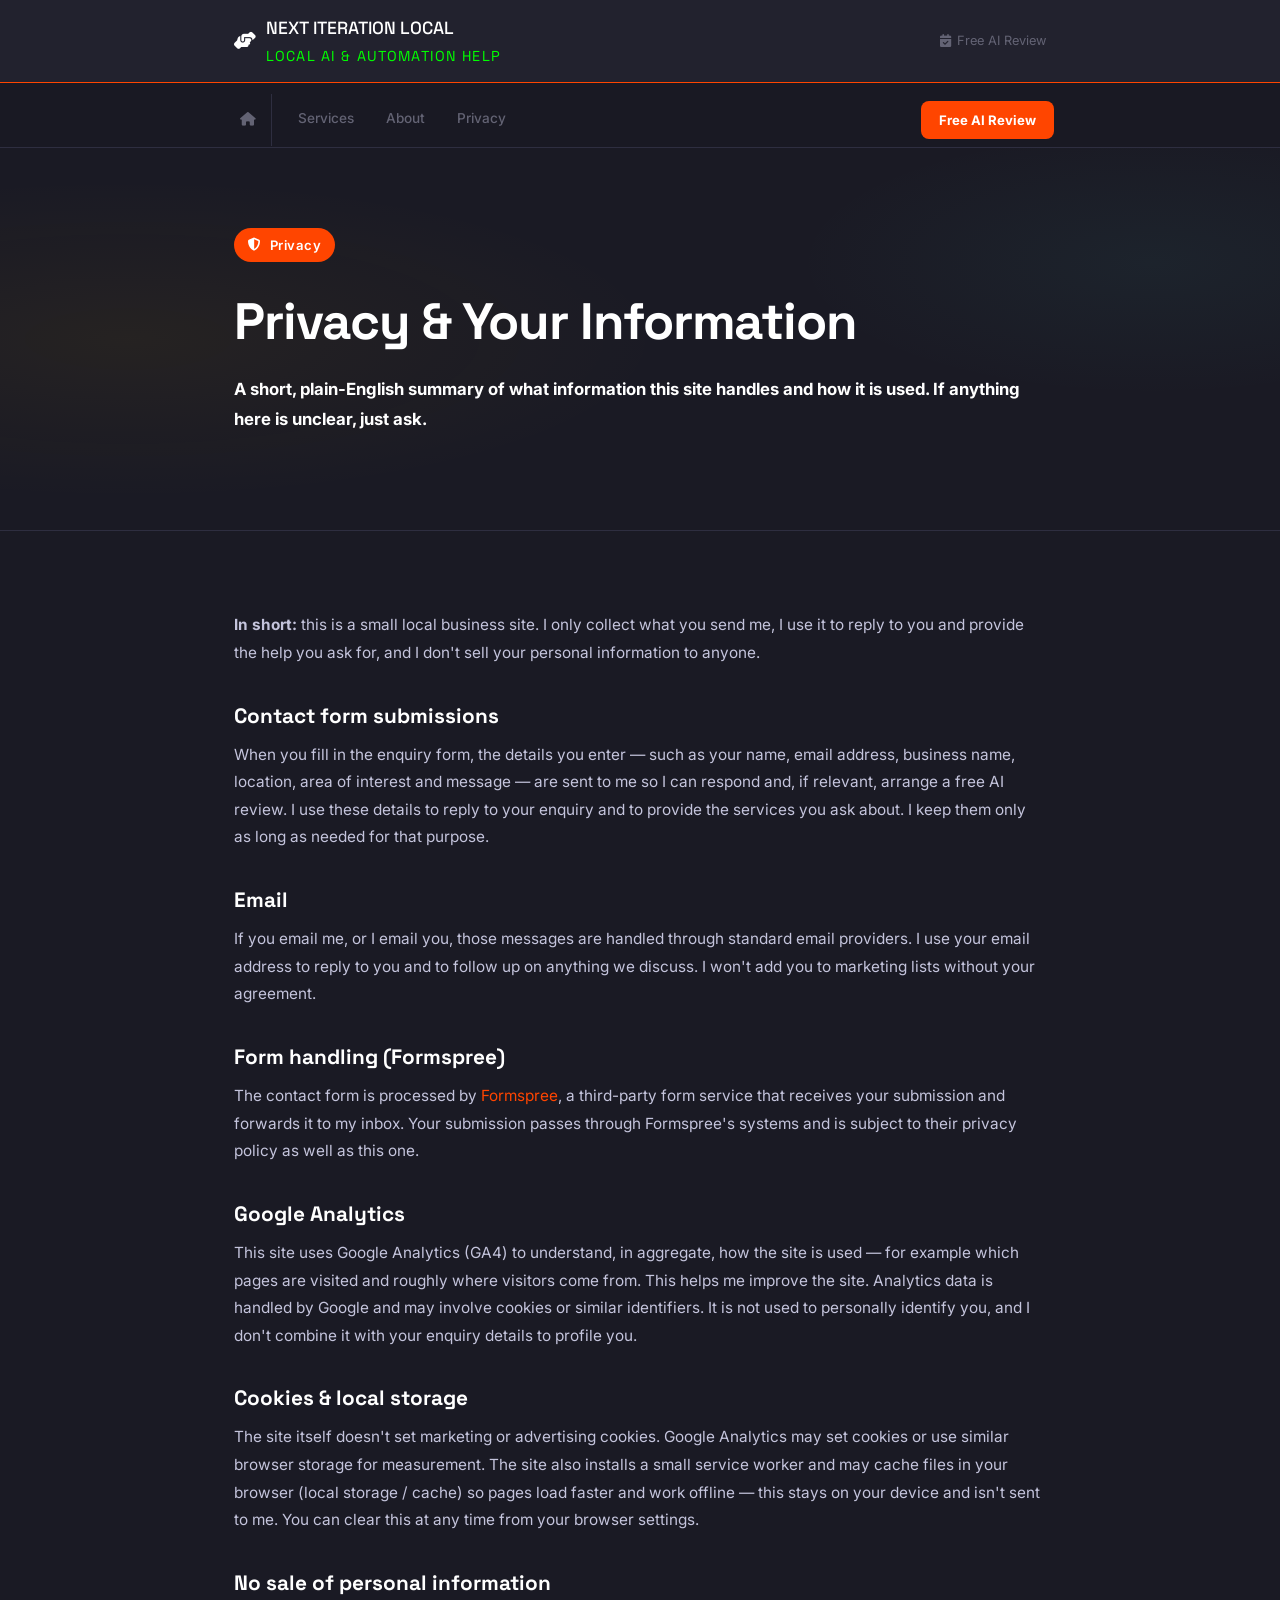
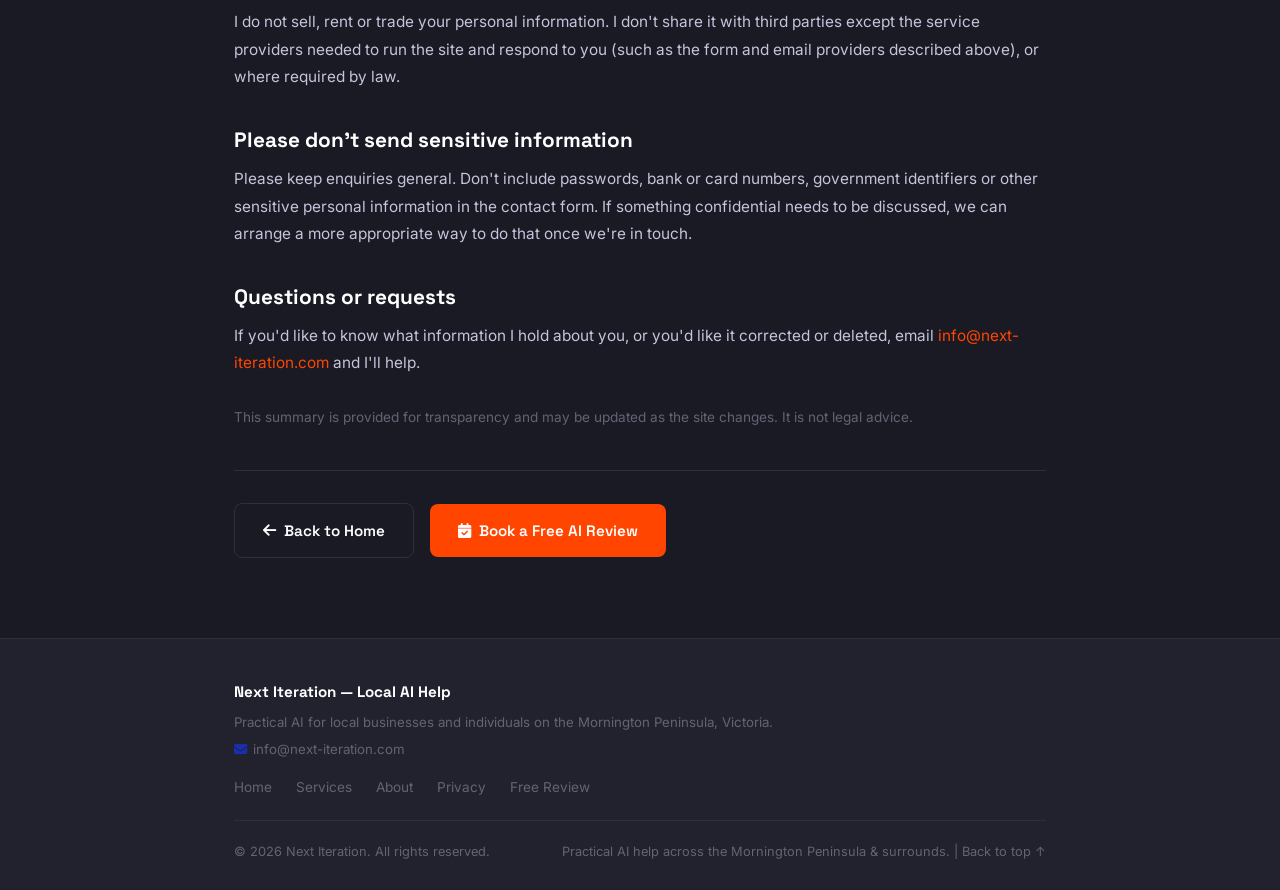
<file: privacy/index.html>
<!DOCTYPE html>
<html lang="en-AU">
<head>
  <meta charset="UTF-8" />
  <meta name="viewport" content="width=device-width, initial-scale=1.0" />

  <title>Privacy — Next Iteration Local AI Help</title>
  <meta name="description" content="How Next Iteration handles contact form submissions, email, Google Analytics, Formspree and cookies. Plain-English privacy summary for the local AI help site." />
  <meta name="author" content="Gareth Reid" />
  <meta name="robots" content="index, follow" />
  <link rel="canonical" href="https://next-iteration.com/privacy/" />

  <meta property="og:type" content="website" />
  <meta property="og:site_name" content="Next Iteration — Local AI Help" />
  <meta property="og:title" content="Privacy — Next Iteration Local AI Help" />
  <meta property="og:description" content="Plain-English summary of how this site handles your information." />
  <meta property="og:url" content="https://next-iteration.com/privacy/" />
  <meta property="og:image" content="https://next-iteration.com/assets/og-image.jpg" />
  <meta property="og:locale" content="en_AU" />

  <meta name="twitter:card" content="summary_large_image" />
  <meta name="twitter:title" content="Privacy — Next Iteration Local AI Help" />
  <meta name="twitter:description" content="Plain-English summary of how this site handles your information." />
  <meta name="twitter:image" content="https://next-iteration.com/assets/og-image.jpg" />

  <link rel="icon" type="image/svg+xml" href="/assets/favicon.svg" />
  <link rel="icon" type="image/png" sizes="96x96" href="/assets/favicon-96x96.png" />
  <link rel="shortcut icon" href="/assets/favicon.ico" />
  <link rel="apple-touch-icon" sizes="180x180" href="/assets/apple-touch-icon.png" />
  <link rel="manifest" href="/manifest.json" />
  <meta name="theme-color" content="#1A1A24" />

  <link rel="preconnect" href="https://fonts.googleapis.com" />
  <link rel="preconnect" href="https://fonts.gstatic.com" crossorigin />
  <link rel="dns-prefetch" href="https://cdnjs.cloudflare.com" />
  <link href="https://fonts.googleapis.com/css2?family=Space+Grotesk:wght@300;400;500;600;700&family=Inter:wght@300;400;500;600&display=swap" rel="stylesheet" />
  <link rel="stylesheet" href="https://cdnjs.cloudflare.com/ajax/libs/font-awesome/6.5.0/css/all.min.css" />

  <!-- ─── Shared style system (same as homepage) ──────────────────────────── -->
  <link rel="stylesheet" href="/assets/site.css" />

  <script async src="https://www.googletagmanager.com/gtag/js?id=G-VQEQ19CEVB"></script>
  <script>window.dataLayer=window.dataLayer||[];function gtag(){dataLayer.push(arguments);}gtag('js',new Date());gtag('config','G-VQEQ19CEVB');</script>
</head>
<body>

  <a href="#main-content" class="sr-skip">Skip to main content</a>

  <!-- ─── Top bar (same as homepage) ───────────────────────────────────────── -->
  <header class="top-bar" role="banner">
    <div class="top-bar-inner">
      <a href="/" class="top-bar-brand" aria-label="Next Iteration — Local AI Help, home">
        <i class="fa-solid fa-handshake-angle" aria-hidden="true"></i>
        <div>
          Next Iteration Local
          <span class="hl">Local AI &amp; Automation Help</span>
        </div>
      </a>
      <a href="/#get-started" class="top-bar-back">
        <i class="fa-solid fa-calendar-check" aria-hidden="true"></i>
        <span>Free AI Review</span>
      </a>
    </div>
  </header>

  <div class="quick-links-wrap">
    <nav class="quick-links" aria-label="Page sections">
      <a href="/" class="ql-home" aria-label="Home"><i class="fa-solid fa-house" aria-hidden="true"></i></a>
      <a href="/services/">Services</a>
      <a href="/#about-gareth">About</a>
      <a href="/privacy/">Privacy</a>
      <a href="/#get-started" class="ql-cta">Free AI Review</a>
    </nav>
  </div>

  <main id="main-content">
    <section class="hero">
      <div class="container">
        <div class="reveal">
          <div class="hero-badge"><i class="fa-solid fa-shield-halved" aria-hidden="true"></i> Privacy</div>
          <h1>Privacy &amp; Your Information</h1>
          <p class="lead">A short, plain-English summary of what information this site handles and how it is used. If anything here is unclear, just ask.</p>
        </div>
      </div>
    </section>

    <section class="section">
      <div class="container reveal">
        <div class="prose">
          <p><strong>In short:</strong> this is a small local business site. I only collect what you send me, I use it to reply to you and provide the help you ask for, and I don't sell your personal information to anyone.</p>

          <h2>Contact form submissions</h2>
          <p>When you fill in the enquiry form, the details you enter — such as your name, email address, business name, location, area of interest and message — are sent to me so I can respond and, if relevant, arrange a free AI review. I use these details to reply to your enquiry and to provide the services you ask about. I keep them only as long as needed for that purpose.</p>

          <h2>Email</h2>
          <p>If you email me, or I email you, those messages are handled through standard email providers. I use your email address to reply to you and to follow up on anything we discuss. I won't add you to marketing lists without your agreement.</p>

          <h2>Form handling (Formspree)</h2>
          <p>The contact form is processed by <a href="https://formspree.io/legal/privacy-policy/" rel="noopener" target="_blank">Formspree</a>, a third-party form service that receives your submission and forwards it to my inbox. Your submission passes through Formspree's systems and is subject to their privacy policy as well as this one.</p>

          <h2>Google Analytics</h2>
          <p>This site uses Google Analytics (GA4) to understand, in aggregate, how the site is used — for example which pages are visited and roughly where visitors come from. This helps me improve the site. Analytics data is handled by Google and may involve cookies or similar identifiers. It is not used to personally identify you, and I don't combine it with your enquiry details to profile you.</p>

          <h2>Cookies &amp; local storage</h2>
          <p>The site itself doesn't set marketing or advertising cookies. Google Analytics may set cookies or use similar browser storage for measurement. The site also installs a small service worker and may cache files in your browser (local storage / cache) so pages load faster and work offline — this stays on your device and isn't sent to me. You can clear this at any time from your browser settings.</p>

          <h2>No sale of personal information</h2>
          <p>I do not sell, rent or trade your personal information. I don't share it with third parties except the service providers needed to run the site and respond to you (such as the form and email providers described above), or where required by law.</p>

          <h2>Please don't send sensitive information</h2>
          <p>Please keep enquiries general. Don't include passwords, bank or card numbers, government identifiers or other sensitive personal information in the contact form. If something confidential needs to be discussed, we can arrange a more appropriate way to do that once we're in touch.</p>

          <h2>Questions or requests</h2>
          <p>If you'd like to know what information I hold about you, or you'd like it corrected or deleted, email <a href="mailto:info@next-iteration.com">info@next-iteration.com</a> and I'll help.</p>

          <p style="color: var(--muted); font-size: 0.85rem; margin-top: 28px;">This summary is provided for transparency and may be updated as the site changes. It is not legal advice.</p>
        </div>

        <div class="section-cta">
          <a href="/" class="btn btn-outline"><i class="fa-solid fa-arrow-left" aria-hidden="true"></i> Back to Home</a>
          <a href="/#get-started" class="btn btn-primary"><i class="fa-solid fa-calendar-check" aria-hidden="true"></i> Book a Free AI Review</a>
        </div>
      </div>
    </section>
  </main>

  <footer class="local-footer" role="contentinfo">
    <div class="local-footer-inner">
      <div class="local-footer-top">
        <div>
          <div style="font-family: 'Space Grotesk', sans-serif; font-weight: 700; font-size: 0.95rem; margin-bottom: 6px;">Next Iteration — Local AI Help</div>
          <div style="font-size: 0.83rem; color: var(--muted);">Practical AI for local businesses and individuals on the Mornington Peninsula, Victoria.</div>
          <div style="font-size: 0.83rem; color: var(--muted); margin-top: 4px;">
            <i class="fa-solid fa-envelope" style="color: var(--teal); margin-right: 6px;" aria-hidden="true"></i>info@next-iteration.com
          </div>
        </div>
        <div class="local-footer-links">
          <a href="/">Home</a>
          <a href="/services/">Services</a>
          <a href="/#about-gareth">About</a>
          <a href="/privacy/">Privacy</a>
          <a href="/#get-started">Free Review</a>
        </div>
      </div>
      <div class="local-footer-bottom">
        <p>&copy; 2026 Next Iteration. All rights reserved.</p>
        <p>Practical AI help across the Mornington Peninsula &amp; surrounds. <span>|</span> <a href="#main-content" style="color: var(--muted);">Back to top ↑</a></p>
      </div>
    </div>
  </footer>

  <script>
    const obs = new IntersectionObserver((entries) => {
      entries.forEach(e => { if (e.isIntersecting) { e.target.classList.add('visible'); obs.unobserve(e.target); } });
    }, { threshold: 0.08 });
    document.querySelectorAll('.reveal').forEach(el => obs.observe(el));

    if ('serviceWorker' in navigator) {
      window.addEventListener('load', () => { navigator.serviceWorker.register('/sw.js').catch(() => {}); });
    }
  </script>
</body>
</html>
</file>
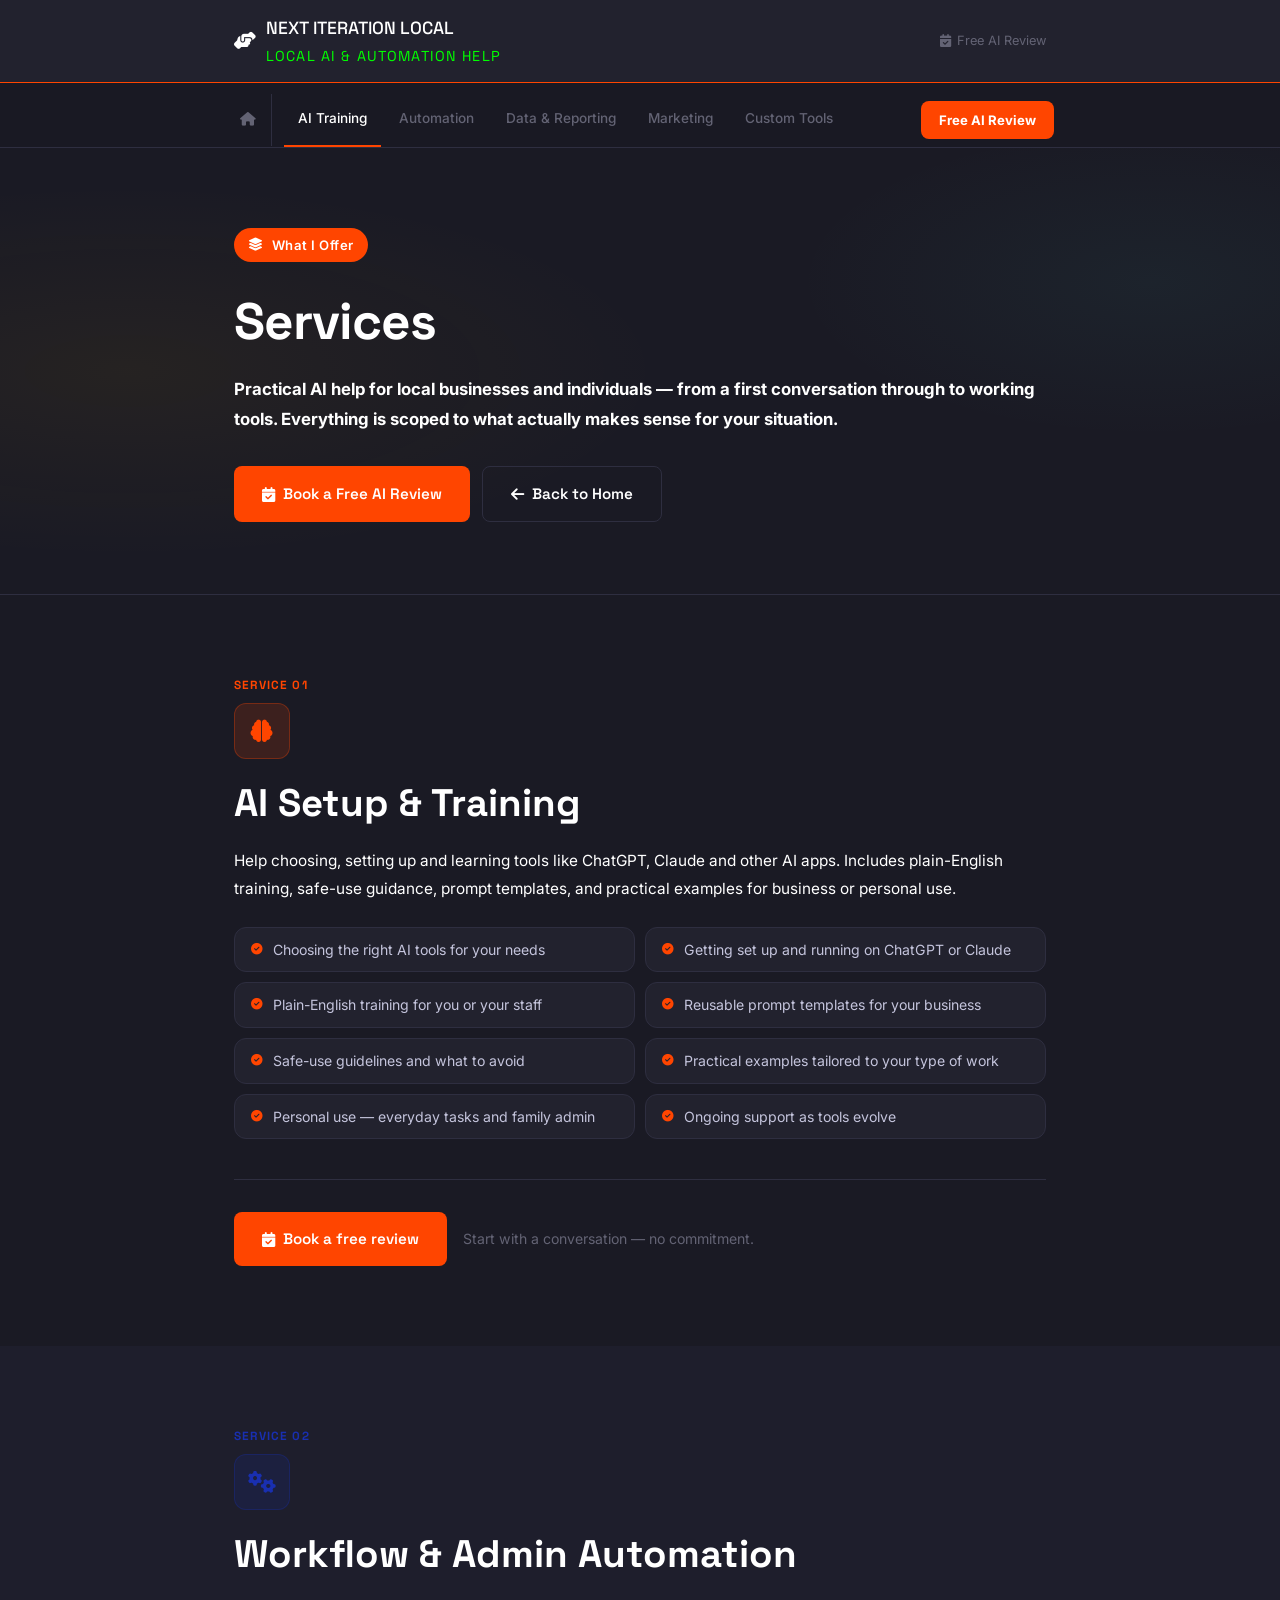
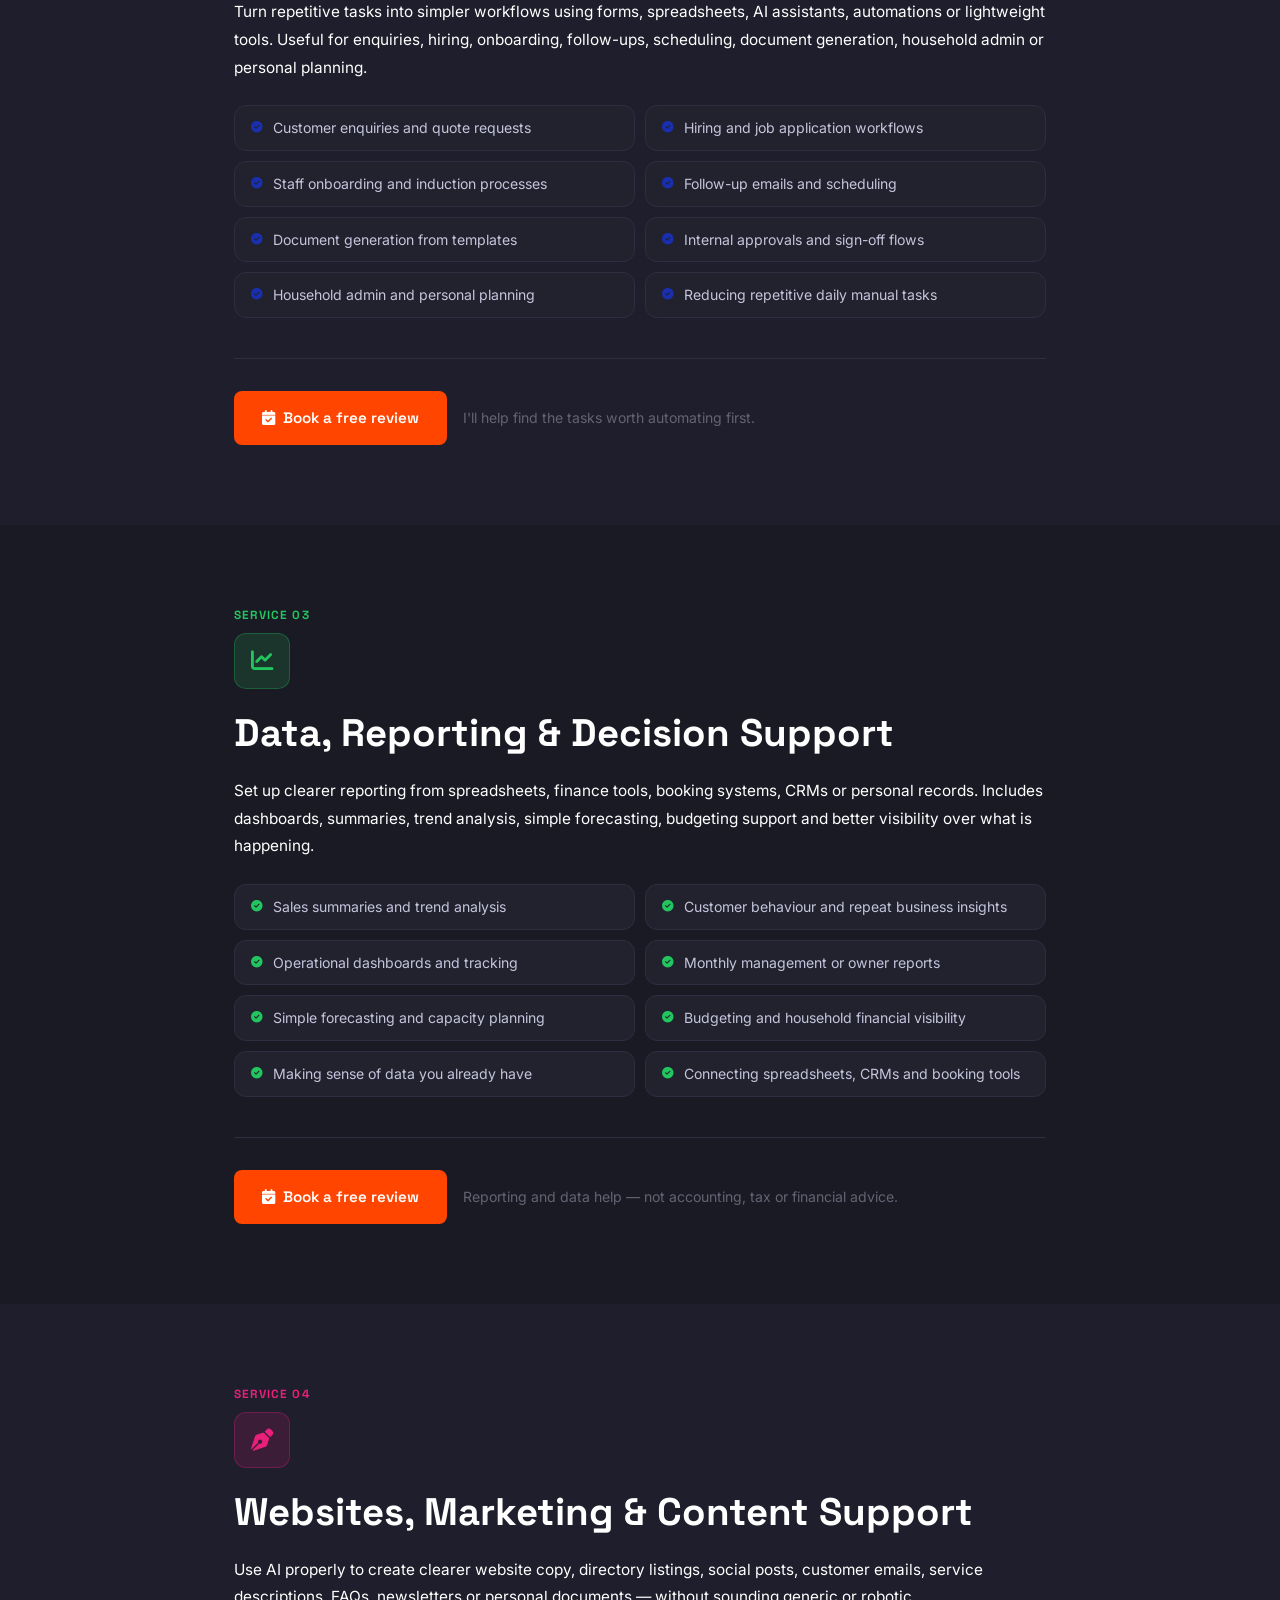
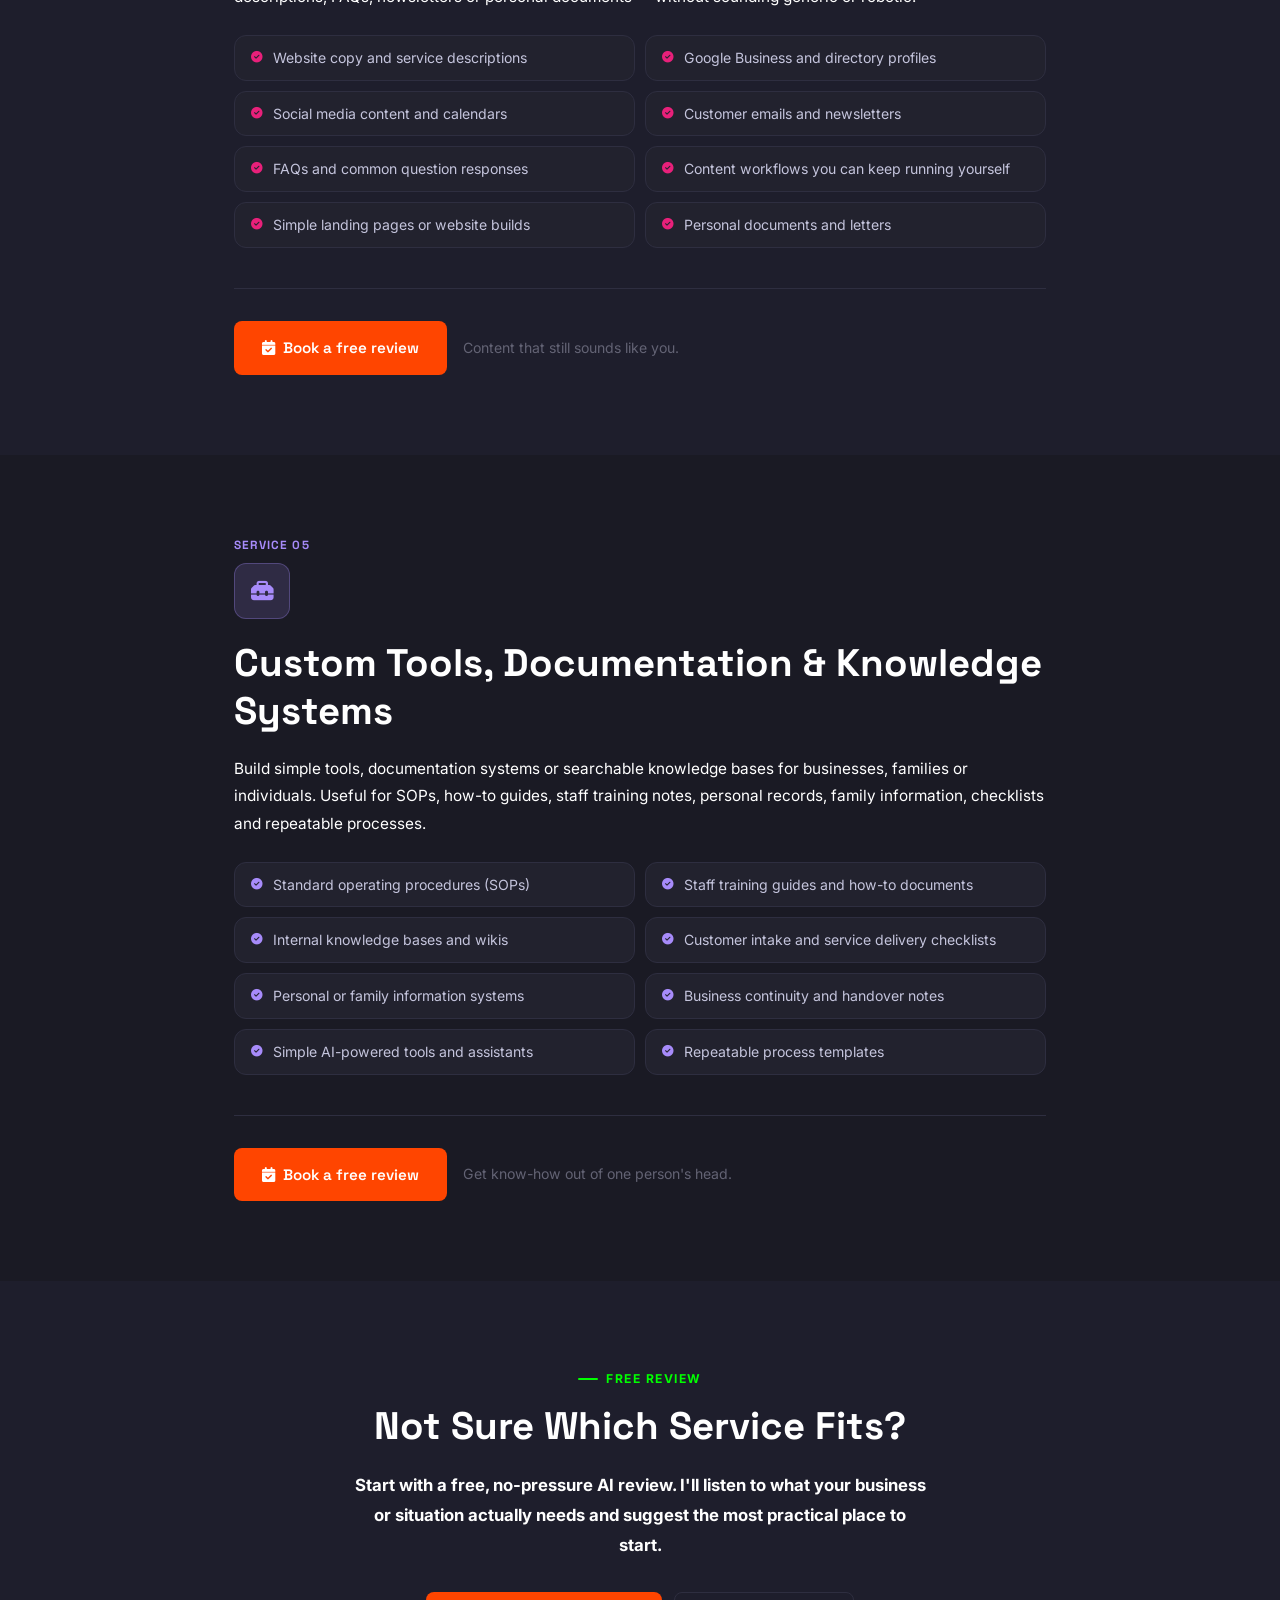
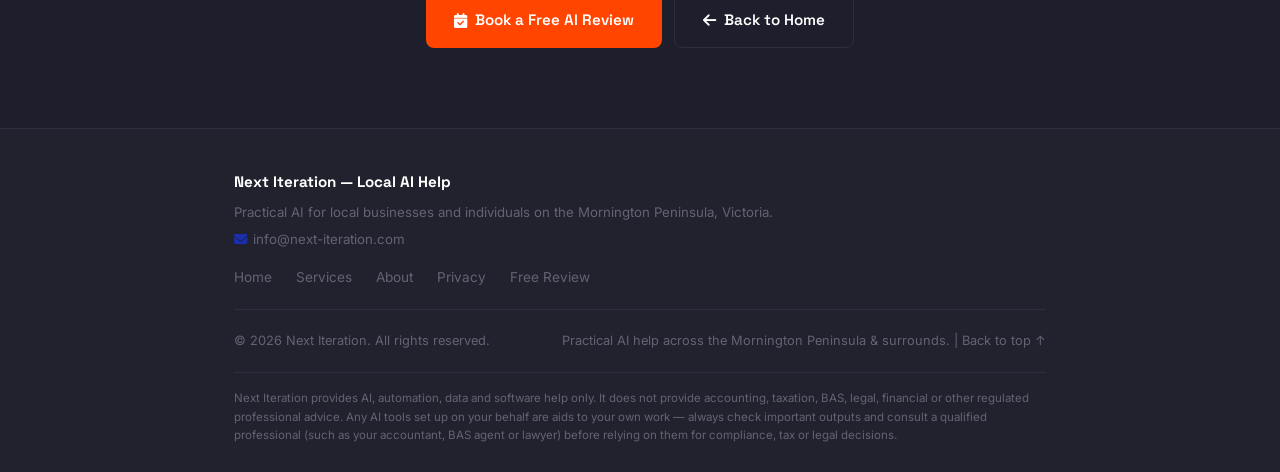
<file: services/index.html>
<!DOCTYPE html>
<html lang="en-AU">
<head>
  <meta charset="UTF-8" />
  <meta name="viewport" content="width=device-width, initial-scale=1.0" />

  <!-- ─── Primary meta ────────────────────────────────────────────────────── -->
  <title>Services — AI Help for Local Businesses | Next Iteration</title>
  <meta name="description" content="AI setup and training, workflow automation, data reporting, marketing support and custom tools for local businesses and individuals on the Mornington Peninsula." />
  <meta name="author" content="Gareth Reid" />
  <meta name="robots" content="index, follow, max-snippet:-1, max-image-preview:large, max-video-preview:-1" />
  <link rel="canonical" href="https://next-iteration.com/services/" />

  <!-- ─── Open Graph ──────────────────────────────────────────────────────── -->
  <meta property="og:type" content="website" />
  <meta property="og:site_name" content="Next Iteration — Local AI Help" />
  <meta property="og:title" content="Services — Practical AI Help for Local Businesses" />
  <meta property="og:description" content="AI setup, workflow automation, data reporting, marketing support and custom tools for local businesses on the Mornington Peninsula." />
  <meta property="og:url" content="https://next-iteration.com/services/" />
  <meta property="og:image" content="https://next-iteration.com/assets/og-image.jpg" />
  <meta property="og:image:width" content="1200" />
  <meta property="og:image:height" content="630" />
  <meta property="og:locale" content="en_AU" />

  <!-- ─── Twitter / X card ────────────────────────────────────────────────── -->
  <meta name="twitter:card" content="summary_large_image" />
  <meta name="twitter:title" content="Services — Practical AI Help for Local Businesses" />
  <meta name="twitter:description" content="AI setup, workflow automation, data reporting, marketing support and custom tools for local businesses on the Mornington Peninsula." />
  <meta name="twitter:image" content="https://next-iteration.com/assets/og-image.jpg" />

  <!-- ─── Favicon stack ───────────────────────────────────────────────────── -->
  <link rel="icon" type="image/svg+xml" href="/assets/favicon.svg" />
  <link rel="icon" type="image/png" sizes="96x96" href="/assets/favicon-96x96.png" />
  <link rel="shortcut icon" href="/assets/favicon.ico" />
  <link rel="apple-touch-icon" sizes="180x180" href="/assets/apple-touch-icon.png" />
  <link rel="manifest" href="/manifest.json" />
  <meta name="theme-color" content="#1A1A24" />
  <meta name="apple-mobile-web-app-capable" content="yes" />
  <meta name="apple-mobile-web-app-status-bar-style" content="black-translucent" />
  <meta name="apple-mobile-web-app-title" content="Local AI Help" />

  <!-- ─── Performance hints + fonts + icons ───────────────────────────────── -->
  <link rel="preconnect" href="https://fonts.googleapis.com" />
  <link rel="preconnect" href="https://fonts.gstatic.com" crossorigin />
  <link rel="dns-prefetch" href="https://cdnjs.cloudflare.com" />
  <link href="https://fonts.googleapis.com/css2?family=Space+Grotesk:wght@300;400;500;600;700&family=Inter:wght@300;400;500;600&display=swap" rel="stylesheet" />
  <link rel="stylesheet" href="https://cdnjs.cloudflare.com/ajax/libs/font-awesome/6.5.0/css/all.min.css" />

  <!-- ─── Shared style system (same as homepage) ──────────────────────────── -->
  <link rel="stylesheet" href="/assets/site.css" />

  <!-- ─── Analytics ───────────────────────────────────────────────────────── -->
  <script async src="https://www.googletagmanager.com/gtag/js?id=G-VQEQ19CEVB"></script>
  <script>window.dataLayer=window.dataLayer||[];function gtag(){dataLayer.push(arguments);}gtag('js',new Date());gtag('config','G-VQEQ19CEVB');</script>

  <!-- ─── Structured data ─────────────────────────────────────────────────── -->
  <script type="application/ld+json">
  {
    "@context": "https://schema.org",
    "@type": "ItemList",
    "name": "AI Help Services — Next Iteration Local",
    "url": "https://next-iteration.com/services/",
    "numberOfItems": 5,
    "itemListElement": [
      { "@type": "ListItem", "position": 1, "name": "AI Setup & Training" },
      { "@type": "ListItem", "position": 2, "name": "Workflow & Admin Automation" },
      { "@type": "ListItem", "position": 3, "name": "Data, Reporting & Decision Support" },
      { "@type": "ListItem", "position": 4, "name": "Websites, Marketing & Content Support" },
      { "@type": "ListItem", "position": 5, "name": "Custom Tools, Documentation & Knowledge Systems" }
    ]
  }
  </script>
</head>
<body>

  <!-- Skip to main content -->
  <a href="#main-content" class="sr-skip">Skip to main content</a>

  <!-- ─── Top bar (same brand + free-review link as homepage) ──────────────── -->
  <header class="top-bar" role="banner">
    <div class="top-bar-inner">
      <a href="/" class="top-bar-brand" aria-label="Next Iteration — Local AI Help, home">
        <i class="fa-solid fa-handshake-angle" aria-hidden="true"></i>
        <div>
          Next Iteration Local
          <span class="hl">Local AI &amp; Automation Help</span>
        </div>
      </a>
      <a href="/#get-started" class="top-bar-back">
        <i class="fa-solid fa-calendar-check" aria-hidden="true"></i>
        <span>Free AI Review</span>
      </a>
    </div>
  </header>

  <!-- ─── Sticky quick-links ───────────────────────────────────────────────── -->
  <div class="quick-links-wrap">
    <nav class="quick-links" aria-label="Page sections">
      <a href="/" class="ql-home" aria-label="Home"><i class="fa-solid fa-house" aria-hidden="true"></i></a>
      <a href="#ai-training">AI Training</a>
      <a href="#automation">Automation</a>
      <a href="#data-reporting">Data &amp; Reporting</a>
      <a href="#marketing">Marketing</a>
      <a href="#custom-tools">Custom Tools</a>
      <a href="/#get-started" class="ql-cta">Free AI Review</a>
    </nav>
  </div>

  <main id="main-content">

    <!-- ─── Hero / page header ───────────────────────────────────────────────── -->
    <section class="hero">
      <div class="container">
        <div class="reveal">
          <div class="hero-badge"><i class="fa-solid fa-layer-group" aria-hidden="true"></i> What I Offer</div>
          <h1>Services</h1>
          <p class="lead">
            Practical AI help for local businesses and individuals — from a first conversation through to working
            tools. Everything is scoped to what actually makes sense for your situation.
          </p>
          <div class="hero-actions">
            <a href="/#get-started" class="btn btn-primary">
              <i class="fa-solid fa-calendar-check" aria-hidden="true"></i> Book a Free AI Review
            </a>
            <a href="/" class="btn btn-outline">
              <i class="fa-solid fa-arrow-left" aria-hidden="true"></i> Back to Home
            </a>
          </div>
        </div>
      </div>
    </section>

    <!-- ─── 1. AI Setup & Training ───────────────────────────────────────────── -->
    <section class="section" id="ai-training" style="--svc-color: var(--main);">
      <div class="container reveal">
        <div class="service-number">Service 01</div>
        <div class="service-icon-wrap" aria-hidden="true"><i class="fa-solid fa-brain" aria-hidden="true"></i></div>
        <h2 class="section-title">AI Setup &amp; Training</h2>
        <p class="body-text">Help choosing, setting up and learning tools like ChatGPT, Claude and other AI apps. Includes plain-English training, safe-use guidance, prompt templates, and practical examples for business or personal use.</p>
        <div class="service-uses">
          <div class="use-item"><i class="fa-solid fa-circle-check" aria-hidden="true"></i> Choosing the right AI tools for your needs</div>
          <div class="use-item"><i class="fa-solid fa-circle-check" aria-hidden="true"></i> Getting set up and running on ChatGPT or Claude</div>
          <div class="use-item"><i class="fa-solid fa-circle-check" aria-hidden="true"></i> Plain-English training for you or your staff</div>
          <div class="use-item"><i class="fa-solid fa-circle-check" aria-hidden="true"></i> Reusable prompt templates for your business</div>
          <div class="use-item"><i class="fa-solid fa-circle-check" aria-hidden="true"></i> Safe-use guidelines and what to avoid</div>
          <div class="use-item"><i class="fa-solid fa-circle-check" aria-hidden="true"></i> Practical examples tailored to your type of work</div>
          <div class="use-item"><i class="fa-solid fa-circle-check" aria-hidden="true"></i> Personal use — everyday tasks and family admin</div>
          <div class="use-item"><i class="fa-solid fa-circle-check" aria-hidden="true"></i> Ongoing support as tools evolve</div>
        </div>
        <div class="section-cta">
          <a href="/#get-started" class="btn btn-primary"><i class="fa-solid fa-calendar-check" aria-hidden="true"></i> Book a free review</a>
          <p>Start with a conversation — no commitment.</p>
        </div>
      </div>
    </section>

    <!-- ─── 2. Workflow & Admin Automation ───────────────────────────────────── -->
    <section class="section section-alt" id="automation" style="--svc-color: var(--teal);">
      <div class="container reveal">
        <div class="service-number">Service 02</div>
        <div class="service-icon-wrap" aria-hidden="true"><i class="fa-solid fa-gears" aria-hidden="true"></i></div>
        <h2 class="section-title">Workflow &amp; Admin Automation</h2>
        <p class="body-text">Turn repetitive tasks into simpler workflows using forms, spreadsheets, AI assistants, automations or lightweight tools. Useful for enquiries, hiring, onboarding, follow-ups, scheduling, document generation, household admin or personal planning.</p>
        <div class="service-uses">
          <div class="use-item"><i class="fa-solid fa-circle-check" aria-hidden="true"></i> Customer enquiries and quote requests</div>
          <div class="use-item"><i class="fa-solid fa-circle-check" aria-hidden="true"></i> Hiring and job application workflows</div>
          <div class="use-item"><i class="fa-solid fa-circle-check" aria-hidden="true"></i> Staff onboarding and induction processes</div>
          <div class="use-item"><i class="fa-solid fa-circle-check" aria-hidden="true"></i> Follow-up emails and scheduling</div>
          <div class="use-item"><i class="fa-solid fa-circle-check" aria-hidden="true"></i> Document generation from templates</div>
          <div class="use-item"><i class="fa-solid fa-circle-check" aria-hidden="true"></i> Internal approvals and sign-off flows</div>
          <div class="use-item"><i class="fa-solid fa-circle-check" aria-hidden="true"></i> Household admin and personal planning</div>
          <div class="use-item"><i class="fa-solid fa-circle-check" aria-hidden="true"></i> Reducing repetitive daily manual tasks</div>
        </div>
        <div class="section-cta">
          <a href="/#get-started" class="btn btn-primary"><i class="fa-solid fa-calendar-check" aria-hidden="true"></i> Book a free review</a>
          <p>I'll help find the tasks worth automating first.</p>
        </div>
      </div>
    </section>

    <!-- ─── 3. Data, Reporting & Decision Support ────────────────────────────── -->
    <section class="section" id="data-reporting" style="--svc-color: #22c55e;">
      <div class="container reveal">
        <div class="service-number">Service 03</div>
        <div class="service-icon-wrap" aria-hidden="true"><i class="fa-solid fa-chart-line" aria-hidden="true"></i></div>
        <h2 class="section-title">Data, Reporting &amp; Decision Support</h2>
        <p class="body-text">Set up clearer reporting from spreadsheets, finance tools, booking systems, CRMs or personal records. Includes dashboards, summaries, trend analysis, simple forecasting, budgeting support and better visibility over what is happening.</p>
        <div class="service-uses">
          <div class="use-item"><i class="fa-solid fa-circle-check" aria-hidden="true"></i> Sales summaries and trend analysis</div>
          <div class="use-item"><i class="fa-solid fa-circle-check" aria-hidden="true"></i> Customer behaviour and repeat business insights</div>
          <div class="use-item"><i class="fa-solid fa-circle-check" aria-hidden="true"></i> Operational dashboards and tracking</div>
          <div class="use-item"><i class="fa-solid fa-circle-check" aria-hidden="true"></i> Monthly management or owner reports</div>
          <div class="use-item"><i class="fa-solid fa-circle-check" aria-hidden="true"></i> Simple forecasting and capacity planning</div>
          <div class="use-item"><i class="fa-solid fa-circle-check" aria-hidden="true"></i> Budgeting and household financial visibility</div>
          <div class="use-item"><i class="fa-solid fa-circle-check" aria-hidden="true"></i> Making sense of data you already have</div>
          <div class="use-item"><i class="fa-solid fa-circle-check" aria-hidden="true"></i> Connecting spreadsheets, CRMs and booking tools</div>
        </div>
        <div class="section-cta">
          <a href="/#get-started" class="btn btn-primary"><i class="fa-solid fa-calendar-check" aria-hidden="true"></i> Book a free review</a>
          <p>Reporting and data help — not accounting, tax or financial advice.</p>
        </div>
      </div>
    </section>

    <!-- ─── 4. Websites, Marketing & Content Support ─────────────────────────── -->
    <section class="section section-alt" id="marketing" style="--svc-color: var(--pink);">
      <div class="container reveal">
        <div class="service-number">Service 04</div>
        <div class="service-icon-wrap" aria-hidden="true"><i class="fa-solid fa-pen-nib" aria-hidden="true"></i></div>
        <h2 class="section-title">Websites, Marketing &amp; Content Support</h2>
        <p class="body-text">Use AI properly to create clearer website copy, directory listings, social posts, customer emails, service descriptions, FAQs, newsletters or personal documents — without sounding generic or robotic.</p>
        <div class="service-uses">
          <div class="use-item"><i class="fa-solid fa-circle-check" aria-hidden="true"></i> Website copy and service descriptions</div>
          <div class="use-item"><i class="fa-solid fa-circle-check" aria-hidden="true"></i> Google Business and directory profiles</div>
          <div class="use-item"><i class="fa-solid fa-circle-check" aria-hidden="true"></i> Social media content and calendars</div>
          <div class="use-item"><i class="fa-solid fa-circle-check" aria-hidden="true"></i> Customer emails and newsletters</div>
          <div class="use-item"><i class="fa-solid fa-circle-check" aria-hidden="true"></i> FAQs and common question responses</div>
          <div class="use-item"><i class="fa-solid fa-circle-check" aria-hidden="true"></i> Content workflows you can keep running yourself</div>
          <div class="use-item"><i class="fa-solid fa-circle-check" aria-hidden="true"></i> Simple landing pages or website builds</div>
          <div class="use-item"><i class="fa-solid fa-circle-check" aria-hidden="true"></i> Personal documents and letters</div>
        </div>
        <div class="section-cta">
          <a href="/#get-started" class="btn btn-primary"><i class="fa-solid fa-calendar-check" aria-hidden="true"></i> Book a free review</a>
          <p>Content that still sounds like you.</p>
        </div>
      </div>
    </section>

    <!-- ─── 5. Custom Tools, Documentation & Knowledge Systems ───────────────── -->
    <section class="section" id="custom-tools" style="--svc-color: #a78bfa;">
      <div class="container reveal">
        <div class="service-number">Service 05</div>
        <div class="service-icon-wrap" aria-hidden="true"><i class="fa-solid fa-toolbox" aria-hidden="true"></i></div>
        <h2 class="section-title">Custom Tools, Documentation &amp; Knowledge Systems</h2>
        <p class="body-text">Build simple tools, documentation systems or searchable knowledge bases for businesses, families or individuals. Useful for SOPs, how-to guides, staff training notes, personal records, family information, checklists and repeatable processes.</p>
        <div class="service-uses">
          <div class="use-item"><i class="fa-solid fa-circle-check" aria-hidden="true"></i> Standard operating procedures (SOPs)</div>
          <div class="use-item"><i class="fa-solid fa-circle-check" aria-hidden="true"></i> Staff training guides and how-to documents</div>
          <div class="use-item"><i class="fa-solid fa-circle-check" aria-hidden="true"></i> Internal knowledge bases and wikis</div>
          <div class="use-item"><i class="fa-solid fa-circle-check" aria-hidden="true"></i> Customer intake and service delivery checklists</div>
          <div class="use-item"><i class="fa-solid fa-circle-check" aria-hidden="true"></i> Personal or family information systems</div>
          <div class="use-item"><i class="fa-solid fa-circle-check" aria-hidden="true"></i> Business continuity and handover notes</div>
          <div class="use-item"><i class="fa-solid fa-circle-check" aria-hidden="true"></i> Simple AI-powered tools and assistants</div>
          <div class="use-item"><i class="fa-solid fa-circle-check" aria-hidden="true"></i> Repeatable process templates</div>
        </div>
        <div class="section-cta">
          <a href="/#get-started" class="btn btn-primary"><i class="fa-solid fa-calendar-check" aria-hidden="true"></i> Book a free review</a>
          <p>Get know-how out of one person's head.</p>
        </div>
      </div>
    </section>

    <!-- ─── Bottom CTA ───────────────────────────────────────────────────────── -->
    <section class="section section-alt" id="get-started-cta">
      <div class="container reveal" style="text-align: center; max-width: 620px; margin: 0 auto;">
        <div class="section-label" style="justify-content: center;">Free Review</div>
        <h2 class="section-title">Not Sure Which Service Fits?</h2>
        <p class="lead">Start with a free, no-pressure AI review. I'll listen to what your business or situation actually needs and suggest the most practical place to start.</p>
        <div class="hero-actions" style="justify-content: center;">
          <a href="/#get-started" class="btn btn-primary"><i class="fa-solid fa-calendar-check" aria-hidden="true"></i> Book a Free AI Review</a>
          <a href="/" class="btn btn-outline"><i class="fa-solid fa-arrow-left" aria-hidden="true"></i> Back to Home</a>
        </div>
      </div>
    </section>

  </main>

  <!-- ─── Footer (same as homepage) ────────────────────────────────────────── -->
  <footer class="local-footer" role="contentinfo">
    <div class="local-footer-inner">
      <div class="local-footer-top">
        <div>
          <div style="font-family: 'Space Grotesk', sans-serif; font-weight: 700; font-size: 0.95rem; margin-bottom: 6px;">Next Iteration — Local AI Help</div>
          <div style="font-size: 0.83rem; color: var(--muted);">Practical AI for local businesses and individuals on the Mornington Peninsula, Victoria.</div>
          <div style="font-size: 0.83rem; color: var(--muted); margin-top: 4px;">
            <i class="fa-solid fa-envelope" style="color: var(--teal); margin-right: 6px;" aria-hidden="true"></i>info@next-iteration.com
          </div>
        </div>
        <div class="local-footer-links">
          <a href="/">Home</a>
          <a href="/services/">Services</a>
          <a href="/#about-gareth">About</a>
          <a href="/privacy/">Privacy</a>
          <a href="/#get-started">Free Review</a>
        </div>
      </div>
      <div class="local-footer-bottom">
        <p>&copy; 2026 Next Iteration. All rights reserved.</p>
        <p>Practical AI help across the Mornington Peninsula &amp; surrounds. <span>|</span> <a href="#main-content" style="color: var(--muted);">Back to top ↑</a></p>
      </div>
      <p style="font-size: 0.72rem; color: var(--muted); line-height: 1.6; border-top: 1px solid var(--border); padding-top: 16px;">
        Next Iteration provides AI, automation, data and software help only. It does not provide accounting, taxation,
        BAS, legal, financial or other regulated professional advice. Any AI tools set up on your behalf are aids to
        your own work — always check important outputs and consult a qualified professional (such as your accountant,
        BAS agent or lawyer) before relying on them for compliance, tax or legal decisions.
      </p>
    </div>
  </footer>

  <script>
    // ── Scroll reveal ─────────────────────────────────────────────────────
    const obs = new IntersectionObserver((entries) => {
      entries.forEach(e => { if (e.isIntersecting) { e.target.classList.add('visible'); obs.unobserve(e.target); } });
    }, { threshold: 0.08 });
    document.querySelectorAll('.reveal').forEach(el => obs.observe(el));

    // ── Quick-links active state ──────────────────────────────────────────
    const sections = document.querySelectorAll('section[id]');
    const qlLinks  = document.querySelectorAll('.quick-links a:not(.ql-cta):not(.ql-home)');
    const sectionObs = new IntersectionObserver((entries) => {
      entries.forEach(entry => {
        if (entry.isIntersecting) {
          const id = entry.target.getAttribute('id');
          qlLinks.forEach(l => {
            l.style.color = l.getAttribute('href') === `#${id}` ? 'var(--white)' : '';
            l.style.borderColor = l.getAttribute('href') === `#${id}` ? 'var(--main)' : '';
          });
        }
      });
    }, { threshold: 0.35 });
    sections.forEach(s => sectionObs.observe(s));

    // ── Service Worker ────────────────────────────────────────────────────
    if ('serviceWorker' in navigator) {
      window.addEventListener('load', () => { navigator.serviceWorker.register('/sw.js').catch(() => {}); });
    }
  </script>
</body>
</html>
</file>
<file: assets/site.css>
/* ─── Next Iteration Local — shared style system (index + services + privacy) ─── */

/* ─── Design tokens ──────────────────────────────────────────────────── */
:root {
  --bg:         #1A1A24;
  --bg-alt:     #1E1E2C;
  --card:       #22222E;
  --card-hover: #292938;
  --border:     #2E2E40;
  --main:     #FF4500; /*F5B800;*/
  --main-dim:   color-mix(in oklab, var(--main) 60%, white);
  --main2: #FF4500;/*#4169e1;*/
  --main2-dim: color-mix(in oklab, var(--main2) 60%, white);
  --main3: #00FF00;
  --main3-dim: color-mix(in oklab, var(--main3) 40%, white);
  --teal: #192fb0;
  --teal-dim: #d1d5ef;
  --pink:      #E8207A;
  --pink-dim:   rgba(232,32,122,0.12);
  --white:      #FFFFFF;
  --muted:      #636374;
  --light:      #C4C4DC;
  --radius:     12px;
  --radius-lg:  20px;
  --transition: 0.3s ease;
}

.main-border {
  border: 3px solid var(--main);
}

.main-font {
  color: var(--main);
}

.main-dim-bg {
  background: color-mix(in oklab, var(--main) 80%, white);
}

/* ─── Reset ─────────────────────────────────────────────────────────── */
*, *::before, *::after { box-sizing: border-box; margin: 0; padding: 0; }
html { scroll-behavior: smooth; }
body {
  font-family: 'Inter', sans-serif;
  background: var(--bg);
  color: var(--white);
  line-height: 1.7;
  overflow-x: hidden;
  font-size: 1rem;
}
h1, h2, h3, h4 { font-family: 'Space Grotesk', sans-serif; line-height: 1.25; }
a { text-decoration: none; color: inherit; }
img { max-width: 100%; display: block; }
ul { list-style: none; }

.container {
  max-width: 860px;
  margin: 0 auto;
  padding: 0 24px;
}

/* ─── Skip link (accessibility) ─────────────────────────────────────── */
.sr-skip {
  position: absolute;
  left: -9999px;
  top: auto;
  width: 1px;
  height: 1px;
  overflow: hidden;
}
.sr-skip:focus {
  position: fixed;
  top: 0; left: 0;
  width: auto; height: auto;
  padding: 12px 20px;
  background: var(--main);
  color: #fff;
  font-weight: 700;
  font-size: 0.9rem;
  z-index: 9999;
  border-radius: 0 0 8px 0;
}

/* ─── Top bar (brand + free-review link) ─────────────────────────────── */
.top-bar {
  background: var(--card);
  border-bottom: 1px solid var(--main);
  padding: 14px 0;
}

.top-bar-inner {
  display: flex;
  align-items: center;
  justify-content: space-between;
  max-width: 860px;
  margin: 0 auto;
  padding: 0 24px;
}

.top-bar-inner .hl {
  color: var(--main3);
  font-size: 0.90rem;
  text-transform: uppercase;
}

.top-bar-brand {
  display: flex;
  align-items: center;
  gap: 10px;
  font-family: 'Space Grotesk', sans-serif;
  font-size: 1.1rem;
  font-weight: 500;
  text-transform: uppercase;
}

.top-bar-brand span {
  display: block;
  font-size: 0.65rem;
  font-weight: 400;
  color: var(--main);
  letter-spacing: 0.08em;
}

.top-bar-back {
  font-size: 0.8rem;
  color: var(--muted);
  display: flex;
  align-items: center;
  gap: 6px;
  transition: color var(--transition);
}

.top-bar-back:hover { color: var(--light); }

/* ─── Sticky quick-links nav ─────────────────────────────────────────── */
.quick-links-wrap {
  position: sticky;
  top: 0;
  padding-top: 10px;
  z-index: 90;
  background: rgba(26, 26, 36, 0.97);
  backdrop-filter: blur(12px);
  border-bottom: 1px solid var(--border);
}

.quick-links {
  display: flex;
  align-items: center;
  gap: 4px;
  max-width: 860px;
  margin: 0 auto;
  padding: 0 16px;
  overflow-x: auto;
  scrollbar-width: none;
}

.quick-links::-webkit-scrollbar { display: none; }

.quick-links a {
  display: block;
  padding: 14px 14px;
  font-size: 0.85rem;
  font-weight: 500;
  color: var(--muted);
  white-space: nowrap;
  border-bottom: 2px solid transparent;
  transition: color var(--transition), border-color var(--transition);
}

.quick-links a:hover { color: var(--white); border-color: var(--main); }

.quick-links .ql-home {
  color: var(--muted);
  border-bottom: none;
  padding-right: 16px;
  border-right: 1px solid var(--border);
  margin-right: 8px;
}

.quick-links .ql-home:hover { color: var(--light); border-bottom: none; border-color: var(--border); }

.quick-links .ql-cta {
  margin-left: auto;
  background: var(--main);
  color: #fff;
  padding: 8px 18px;
  border-radius: 8px;
  font-weight: 700;
  font-size: 0.82rem;
  flex-shrink: 0;
  border-bottom: none !important;
  transition: background var(--transition), transform var(--transition);
}

.quick-links .ql-cta:hover { background: var(--main); transform: translateY(-1px); }

/* ─── Sections ───────────────────────────────────────────────────────── */
.section {
  padding: 80px 0;
}

.section-alt { background: var(--bg-alt); }

.section-label {
  display: inline-flex;
  align-items: center;
  gap: 8px;
  font-size: 0.76rem;
  font-weight: 700;
  letter-spacing: 0.12em;
  text-transform: uppercase;
  color: var(--main3);
  margin-bottom: 12px;
}

.section-label::before {
  content: '';
  display: block;
  width: 20px;
  height: 2px;
  background: var(--main3);
  border-radius: 2px;
}

h2.section-title {
  font-size: clamp(1.7rem, 4vw, 2.4rem);
  font-weight: 700;
  margin-bottom: 20px;
  color: var(--white);
}

.lead {
  font-size: 1.05rem;
  color: white;
  line-height: 1.8;
  font-weight: bold;
  margin-bottom: 24px;
}
.lead2 {
  font-size: 1.05rem;
  color: var(--main);
  line-height: 1.8;
  margin-bottom: 24px;
}

.body-text {
  font-size: 0.96rem;
  color: white;
  line-height: 1.8;
  margin-bottom: 20px;
}

/* ─── Hero ───────────────────────────────────────────────────────────── */
.hero {
  padding: 80px 0 72px;
  background: var(--bg);
  position: relative;
  overflow: hidden;
  border-bottom: 1px solid var(--border);
}

.hero::before {
  content: '';
  position: absolute;
  inset: 0;
  background:
    radial-gradient(ellipse 60% 60% at 10% 50%, rgba(245,184,0,0.05) 0%, transparent 70%),
    radial-gradient(ellipse 40% 50% at 90% 30%, rgba(78,205,196,0.05) 0%, transparent 70%);
  pointer-events: none;
}

.hero-badge {
  display: inline-flex;
  align-items: center;
  gap: 8px;
  background: var(--main);
  border: var(--main);
  color: white;
  padding: 6px 14px;
  border-radius: 20px;
  font-size: 0.82rem;
  font-weight: 600;
  letter-spacing: 0.04em;
  margin-bottom: 28px;
}

.hero h1 {
  font-size: clamp(2rem, 5.5vw, 3.2rem);
  font-weight: 700;
  color: var(--white);
  margin-bottom: 20px;
  letter-spacing: -0.02em;
}

.hero-actions {
  display: flex;
  flex-wrap: wrap;
  gap: 12px;
  margin-top: 32px;
}
.phero h1 {
  font-size: clamp(2rem, 5.5vw, 3.2rem);
  font-weight: 700;
  color: var(--main);
  margin-bottom: 20px;
  letter-spacing: -0.02em;
}

/* ─── Buttons ────────────────────────────────────────────────────────── */
.btn {
  display: inline-flex;
  align-items: center;
  gap: 8px;
  padding: 14px 28px;
  border-radius: 8px;
  font-family: 'Space Grotesk', sans-serif;
  font-size: 0.95rem;
  font-weight: 600;
  cursor: pointer;
  transition: var(--transition);
  border: none;
  text-decoration: none;
}

.btn-primary {
  background: var(--main2);
  color: #ffffff;
}

.btn-primary:hover { background: var(--main2); transform: translateY(-2px); box-shadow: 0 8px 24px rgba(245,184,0,0.25); }

.btn-outline {
  background: transparent;
  color: var(--white);
  border: 1.5px solid var(--border);
}

.btn-outline:hover { border-color: var(--main); color: var(--main); transform: translateY(-2px); }

.btn-teal {
  background: var(--teal);
  color: #111111;
}

.btn-teal:hover { background: #3dbdb5; transform: translateY(-2px); box-shadow: 0 8px 24px rgba(78,205,196,0.25); }

/* ─── Highlight box ──────────────────────────────────────────────────── */
.highlight-box {
  background: var(--main3-dim);
  border-left: 4px solid var(--main3);
  border-radius: 0 var(--radius) var(--radius) 0;
  padding: 20px 24px;
  margin: 28px 0;
  font-family: 'Space Grotesk', sans-serif;
  font-size: 1.05rem;
  font-weight: 600;
  color: var(--card);
  line-height: 1.5;
}

/* ─── Bullet list (plain, readable) ─────────────────────────────────── */
.clean-list {
  display: flex;
  flex-direction: column;
  gap: 10px;
  margin: 20px 0;
}

.clean-list li {
  display: flex;
  align-items: flex-start;
  gap: 12px;
  font-size: 0.95rem;
  color: var(--light);
  line-height: 1.6;
}

.clean-list li::before {
  content: '';
  display: block;
  width: 7px;
  height: 7px;
  border-radius: 50%;
  background: var(--main);
  flex-shrink: 0;
  margin-top: 8px;
}

.clean-list.teal li::before { background: var(--main); }
.clean-list.pink li::before { background: var(--pink); }

/* ─── Question cards ─────────────────────────────────────────────────── */
.question-grid {
  display: grid;
  grid-template-columns: 1fr 1fr;
  gap: 12px;
  margin: 24px 0;
}

.question-card {
  background: var(--card);
  border: 1px solid var(--border);
  border-radius: var(--radius);
  padding: 16px 20px;
  font-size: 0.92rem;
  color: var(--light);
  line-height: 1.5;
  display: flex;
  align-items: flex-start;
  gap: 10px;
}

.question-card i {
  color: var(--main);
  font-size: 0.75rem;
  margin-top: 5px;
  flex-shrink: 0;
}

/* ─── Subsection ─────────────────────────────────────────────────────── */
.subsection {
  margin-top: 52px;
  padding-top: 40px;
  border-top: 1px solid var(--border);
}

.subsection h3 {
  font-size: 1.25rem;
  font-weight: 700;
  color: var(--white);
  margin-bottom: 14px;
}

.subsection-label {
  font-size: 0.74rem;
  font-weight: 700;
  letter-spacing: 0.1em;
  text-transform: uppercase;
  color: var(--main3);
  margin-bottom: 8px;
}

/* ─── Two-column subsection layout ──────────────────────────────────── */
.two-col {
  display: grid;
  grid-template-columns: 1fr 1fr;
  gap: 16px;
  margin: 20px 0;
}

.mini-card {
  background: var(--card);
  border: 1px solid var(--border);
  border-radius: var(--radius);
  padding: 14px 18px;
  font-size: 0.88rem;
  color: white;
  line-height: 1.5;
}

/* ─── Value chips ────────────────────────────────────────────────────── */
.chips {
  display: flex;
  flex-wrap: wrap;
  gap: 8px;
  margin: 20px 0;
}

.chip {
  padding: 6px 14px;
  border-radius: 20px;
  font-size: 0.8rem;
  font-weight: 500;
}

.chip-yellow { background: var(--yellow-dim); color: var(--yellow); border: 1px solid rgba(245,184,0,0.2); }
.chip-teal   { background: var(--teal-dim);   color: var(--teal);   border: 1px solid rgba(78,205,196,0.2); }
.chip-muted  { background: rgba(255,255,255,0.05); color: var(--light); border: 1px solid var(--border); }

/* ─── Value list ─────────────────────────────────────────────────────── */
.value-list {
  display: flex;
  flex-direction: column;
  gap: 12px;
  margin: 24px 0;
}

.value-item {
  display: flex;
  align-items: center;
  gap: 14px;
  padding: 14px 18px;
  background: var(--card);
  border: 1px solid var(--border);
  border-radius: var(--radius);
  font-size: 0.93rem;
  color: var(--light);
}

.value-item i {
  color: var(--yellow);
  font-size: 0.9rem;
  width: 20px;
  text-align: center;
  flex-shrink: 0;
}

/* ─── Compact services grid ──────────────────────────────────────────── */
.svc-grid {
  display: grid;
  grid-template-columns: repeat(3, 1fr);
  gap: 14px;
  margin: 28px 0 8px;
}

.svc-card {
  display: flex;
  flex-direction: column;
  gap: 10px;
  background: var(--card);
  border: 1px solid var(--border);
  border-radius: var(--radius);
  padding: 20px 20px;
  transition: border-color var(--transition), transform var(--transition);
}

.svc-card:hover { border-color: var(--main); transform: translateY(-2px); }

.svc-card .svc-ico {
  width: 42px;
  height: 42px;
  border-radius: 10px;
  display: flex;
  align-items: center;
  justify-content: center;
  background: color-mix(in oklab, var(--main) 15%, transparent);
  color: var(--main);
  font-size: 1.1rem;
  flex-shrink: 0;
}

.svc-card h3 {
  font-size: 1rem;
  font-weight: 700;
  color: var(--white);
}

.svc-card p {
  font-size: 0.86rem;
  color: var(--light);
  line-height: 1.55;
}

.svc-card .svc-more {
  margin-top: auto;
  font-size: 0.8rem;
  font-weight: 600;
  color: var(--main);
  display: inline-flex;
  align-items: center;
  gap: 6px;
}

/* ─── Service detail (services page) ─────────────────────────────────── */
.service-icon-wrap {
  width: 56px;
  height: 56px;
  border-radius: var(--radius);
  background: color-mix(in oklab, var(--svc-color, var(--main)) 15%, transparent);
  color: var(--svc-color, var(--main));
  display: flex;
  align-items: center;
  justify-content: center;
  font-size: 1.4rem;
  margin-bottom: 20px;
  border: 1px solid color-mix(in oklab, var(--svc-color, var(--main)) 30%, transparent);
}

.service-number {
  font-family: 'Space Grotesk', sans-serif;
  font-size: 0.74rem;
  font-weight: 700;
  letter-spacing: 0.1em;
  text-transform: uppercase;
  color: var(--svc-color, var(--main3));
  margin-bottom: 8px;
}

.service-uses {
  display: grid;
  grid-template-columns: repeat(2, 1fr);
  gap: 10px;
  margin: 24px 0 28px;
}

.use-item {
  display: flex;
  align-items: flex-start;
  gap: 10px;
  background: var(--card);
  border: 1px solid var(--border);
  border-radius: var(--radius);
  padding: 12px 16px;
  font-size: 0.88rem;
  color: var(--light);
  line-height: 1.4;
  transition: border-color var(--transition);
}

.use-item:hover { border-color: var(--svc-color, var(--main)); }

.use-item i {
  color: var(--svc-color, var(--main));
  font-size: 0.72rem;
  margin-top: 4px;
  flex-shrink: 0;
}

/* ─── Service area block ─────────────────────────────────────────────── */
.area-block {
  background: var(--card);
  border: 1px solid var(--border);
  border-radius: var(--radius-lg);
  padding: 28px 28px;
  margin-top: 28px;
}

.area-towns {
  display: flex;
  flex-wrap: wrap;
  gap: 8px;
  margin-top: 18px;
}

.area-towns span {
  padding: 6px 14px;
  border-radius: 20px;
  font-size: 0.8rem;
  font-weight: 500;
  background: rgba(255,255,255,0.04);
  color: var(--light);
  border: 1px solid var(--border);
}

/* ─── Section CTA (repeated after major sections) ────────────────────── */
.section-cta {
  margin-top: 40px;
  padding-top: 32px;
  border-top: 1px solid var(--border);
  display: flex;
  flex-wrap: wrap;
  align-items: center;
  gap: 16px;
}

.section-cta p {
  font-size: 0.88rem;
  color: var(--muted);
}

/* ─── About Gareth ───────────────────────────────────────────────────── */
.about-grid {
  display: grid;
  grid-template-columns: 200px 1fr;
  gap: 48px;
  align-items: start;
}

.about-card {
  background: var(--card);
  border: 1px solid var(--border);
  border-radius: var(--radius-lg);
  padding: 28px 24px;
  text-align: center;
  position: sticky;
  top: 80px;
}

.about-avatar {
  width: 90px;
  height: 90px;
  border-radius: 50%;
  overflow: hidden;
  margin: 0 auto 16px;
  border: 2px solid var(--border);
}

.about-avatar img {
  width: 100%;
  height: 100%;
  object-fit: cover;
}

.about-name {
  font-family: 'Space Grotesk', sans-serif;
  font-size: 1rem;
  font-weight: 700;
  margin-bottom: 4px;
}

.about-role {
  font-size: 0.78rem;
  color: var(--main);
  font-weight: 500;
  margin-bottom: 16px;
}

.about-location {
  font-size: 0.8rem;
  color: var(--main2);
  display: flex;
  align-items: center;
  gap: 6px;
  justify-content: center;
}

/* ─── Good First Questions ───────────────────────────────────────────── */
.questions-grid {
  display: grid;
  grid-template-columns: 1fr 1fr;
  gap: 10px;
  margin: 24px 0;
}

.fq-card {
  background: var(--card);
  border: 1px solid var(--border);
  border-radius: var(--radius);
  padding: 14px 16px;
  font-size: 0.9rem;
  color: var(--light);
  display: flex;
  align-items: flex-start;
  gap: 10px;
  line-height: 1.5;
}

.fq-card i {
  color: var(--main);
  font-size: 0.8rem;
  margin-top: 3px;
  flex-shrink: 0;
}

/* ─── Contact form ───────────────────────────────────────────────────── */
.form-wrap {
  background: var(--card);
  border: 1px solid var(--border);
  border-radius: var(--radius-lg);
  padding: 40px 36px;
  max-width: 640px;
  margin: 32px auto 0;
}

.form-group {
  display: flex;
  flex-direction: column;
  gap: 6px;
  margin-bottom: 18px;
}

.form-group label {
  font-size: 0.88rem;
  font-weight: 500;
  color: var(--light);
}

.form-group input,
.form-group select,
.form-group textarea {
  background: var(--bg);
  border: 1.5px solid var(--border);
  border-radius: 8px;
  padding: 13px 16px;
  color: var(--white);
  font-family: 'Inter', sans-serif;
  font-size: 0.95rem;
  transition: border-color var(--transition);
  outline: none;
  width: 100%;
}

.form-group select option { background: var(--bg); }

.form-group input::placeholder,
.form-group textarea::placeholder { color: var(--muted); }

.form-group input:focus,
.form-group select:focus,
.form-group textarea:focus { border-color: var(--yellow); }

.form-group textarea { resize: vertical; min-height: 110px; }

.form-row { display: grid; grid-template-columns: 1fr 1fr; gap: 14px; }

.form-submit { width: 100%; justify-content: center; padding: 16px; font-size: 1rem; margin-top: 4px; }

.form-note {
  text-align: center;
  font-size: 0.8rem;
  color: var(--muted);
  margin-top: 12px;
}

#local-form-success {
  display: none;
  background: var(--main-dim);
  border: 1px solid rgba(78,205,196,0.3);
  border-radius: 8px;
  padding: 16px;
  color: var(--main);
  font-size: 0.9rem;
  text-align: center;
  margin-top: 16px;
}

/* ─── Prose (privacy / text pages) ───────────────────────────────────── */
.prose h2 {
  font-size: 1.3rem;
  font-weight: 700;
  color: var(--white);
  margin: 36px 0 12px;
}

.prose p, .prose li {
  font-size: 0.96rem;
  color: var(--light);
  line-height: 1.8;
}

.prose p { margin-bottom: 16px; }

.prose ul {
  display: flex;
  flex-direction: column;
  gap: 8px;
  margin: 0 0 16px;
}

.prose ul li {
  display: flex;
  align-items: flex-start;
  gap: 12px;
}

.prose ul li::before {
  content: '';
  display: block;
  width: 7px;
  height: 7px;
  border-radius: 50%;
  background: var(--main);
  flex-shrink: 0;
  margin-top: 9px;
}

.prose a { color: var(--main); }
.prose a:hover { text-decoration: underline; }

/* ─── Footer ─────────────────────────────────────────────────────────── */
.local-footer {
  background: var(--card);
  border-top: 1px solid var(--border);
  padding: 40px 0 28px;
  margin-top: 0;
}

.local-footer-inner {
  max-width: 860px;
  margin: 0 auto;
  padding: 0 24px;
  display: flex;
  flex-direction: column;
  gap: 20px;
}

.local-footer-top {
  display: flex;
  align-items: center;
  justify-content: space-between;
  flex-wrap: wrap;
  gap: 16px;
}

.local-footer-links {
  display: flex;
  gap: 24px;
  flex-wrap: wrap;
}

.local-footer-links a {
  font-size: 0.85rem;
  color: var(--muted);
  transition: color var(--transition);
}

.local-footer-links a:hover { color: var(--main); }

.local-footer-bottom {
  border-top: 1px solid var(--border);
  padding-top: 20px;
  display: flex;
  justify-content: space-between;
  align-items: center;
  flex-wrap: wrap;
  gap: 12px;
}

.local-footer-bottom p { font-size: 0.8rem; color: var(--muted); }
.local-footer-bottom span { color: var(--yellow); }

/* ─── Reveal animation ───────────────────────────────────────────────── */
.reveal {
  opacity: 0;
  transform: translateY(24px);
  transition: opacity 0.55s ease, transform 0.55s ease;
}
.reveal.visible { opacity: 1; transform: translateY(0); }

/* ─── Responsive ─────────────────────────────────────────────────────── */
@media (max-width: 768px) {
  .section { padding: 60px 0; }
  .svc-grid { grid-template-columns: 1fr; }
  .question-grid { grid-template-columns: 1fr; }
  .questions-grid { grid-template-columns: 1fr; }
  .service-uses { grid-template-columns: 1fr; }
  .two-col { grid-template-columns: 1fr; }
  .form-row { grid-template-columns: 1fr; }
  .about-grid { grid-template-columns: 1fr; }
  .about-card { position: static; }
  .form-wrap { padding: 28px 20px; }
  .local-footer-top { flex-direction: column; align-items: flex-start; }
  .local-footer-bottom { flex-direction: column; text-align: center; }
  .top-bar-back span { display: none; }
}

@media (max-width: 480px) {
  .hero h1 { font-size: 1.8rem; }
  .hero-actions { flex-direction: column; }
  .hero-actions .btn { width: 100%; justify-content: center; }
  .section-cta { flex-direction: column; align-items: flex-start; }
}
</file>
